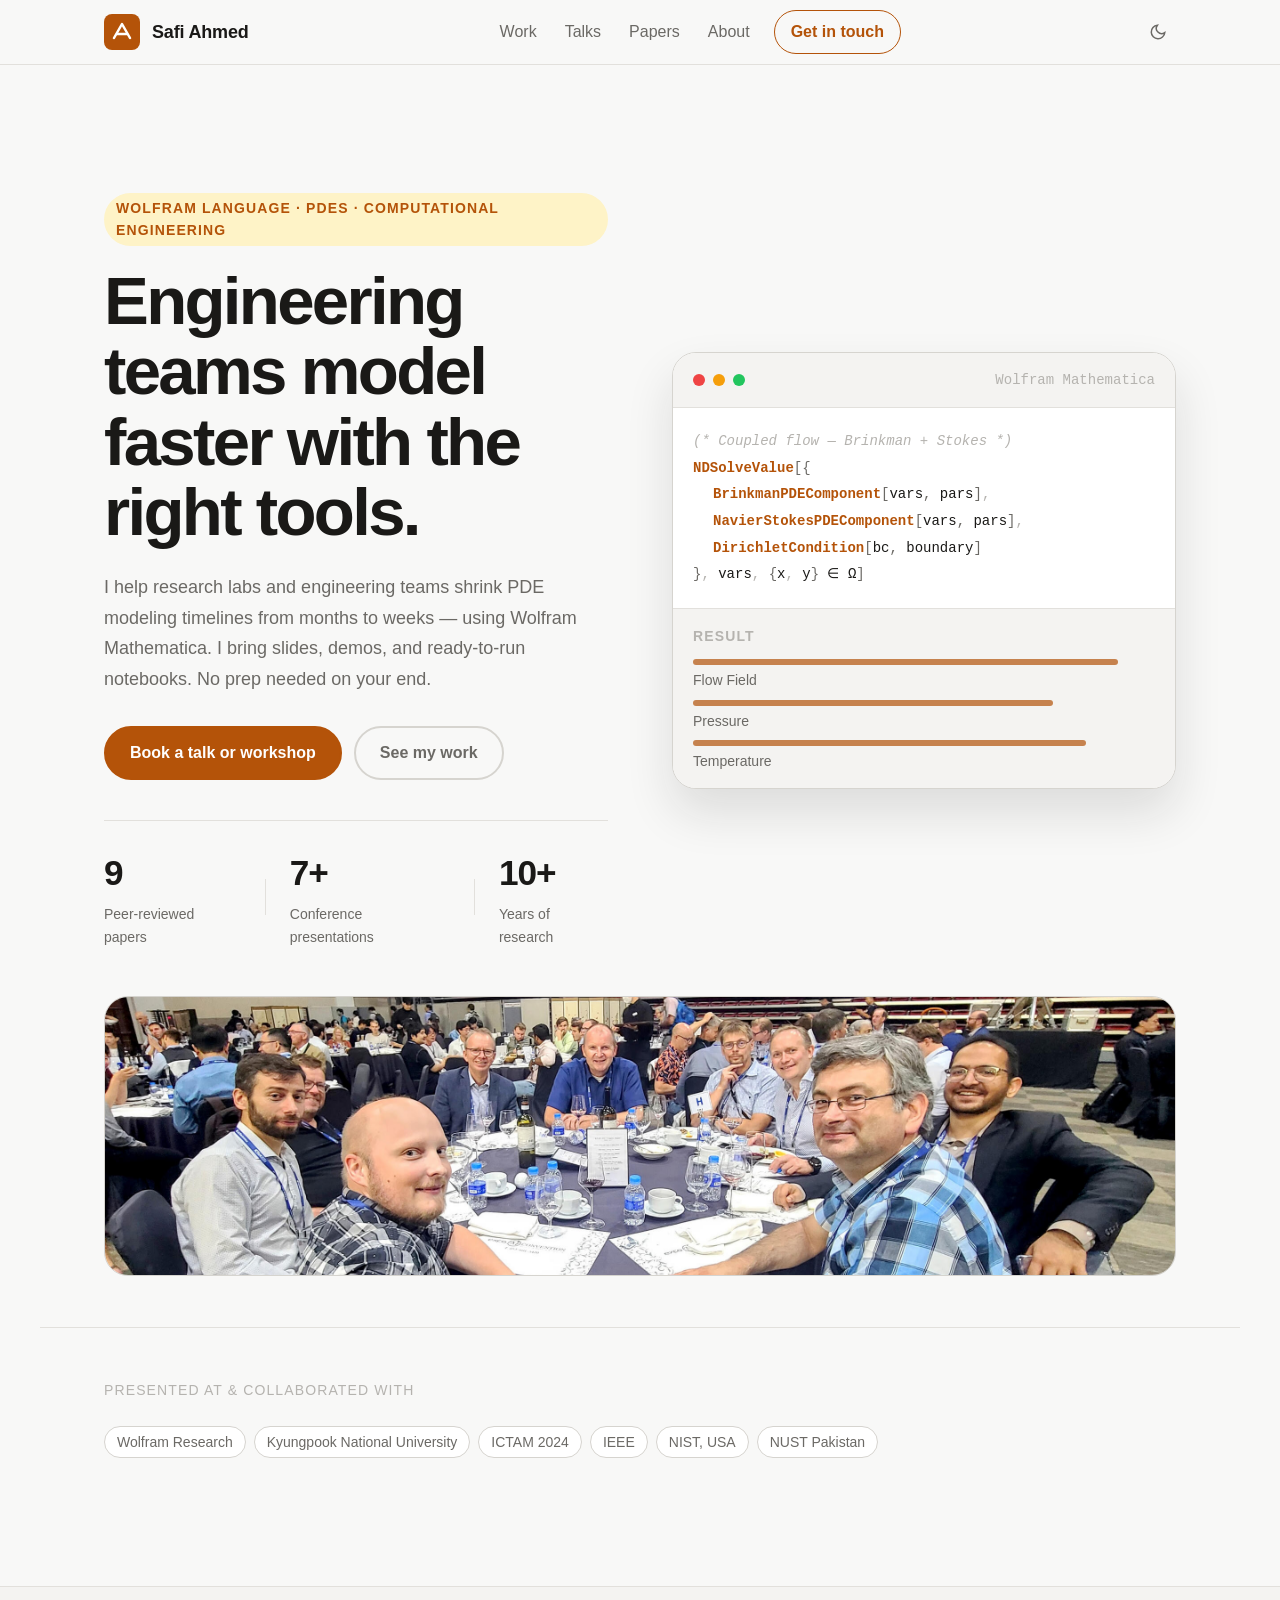
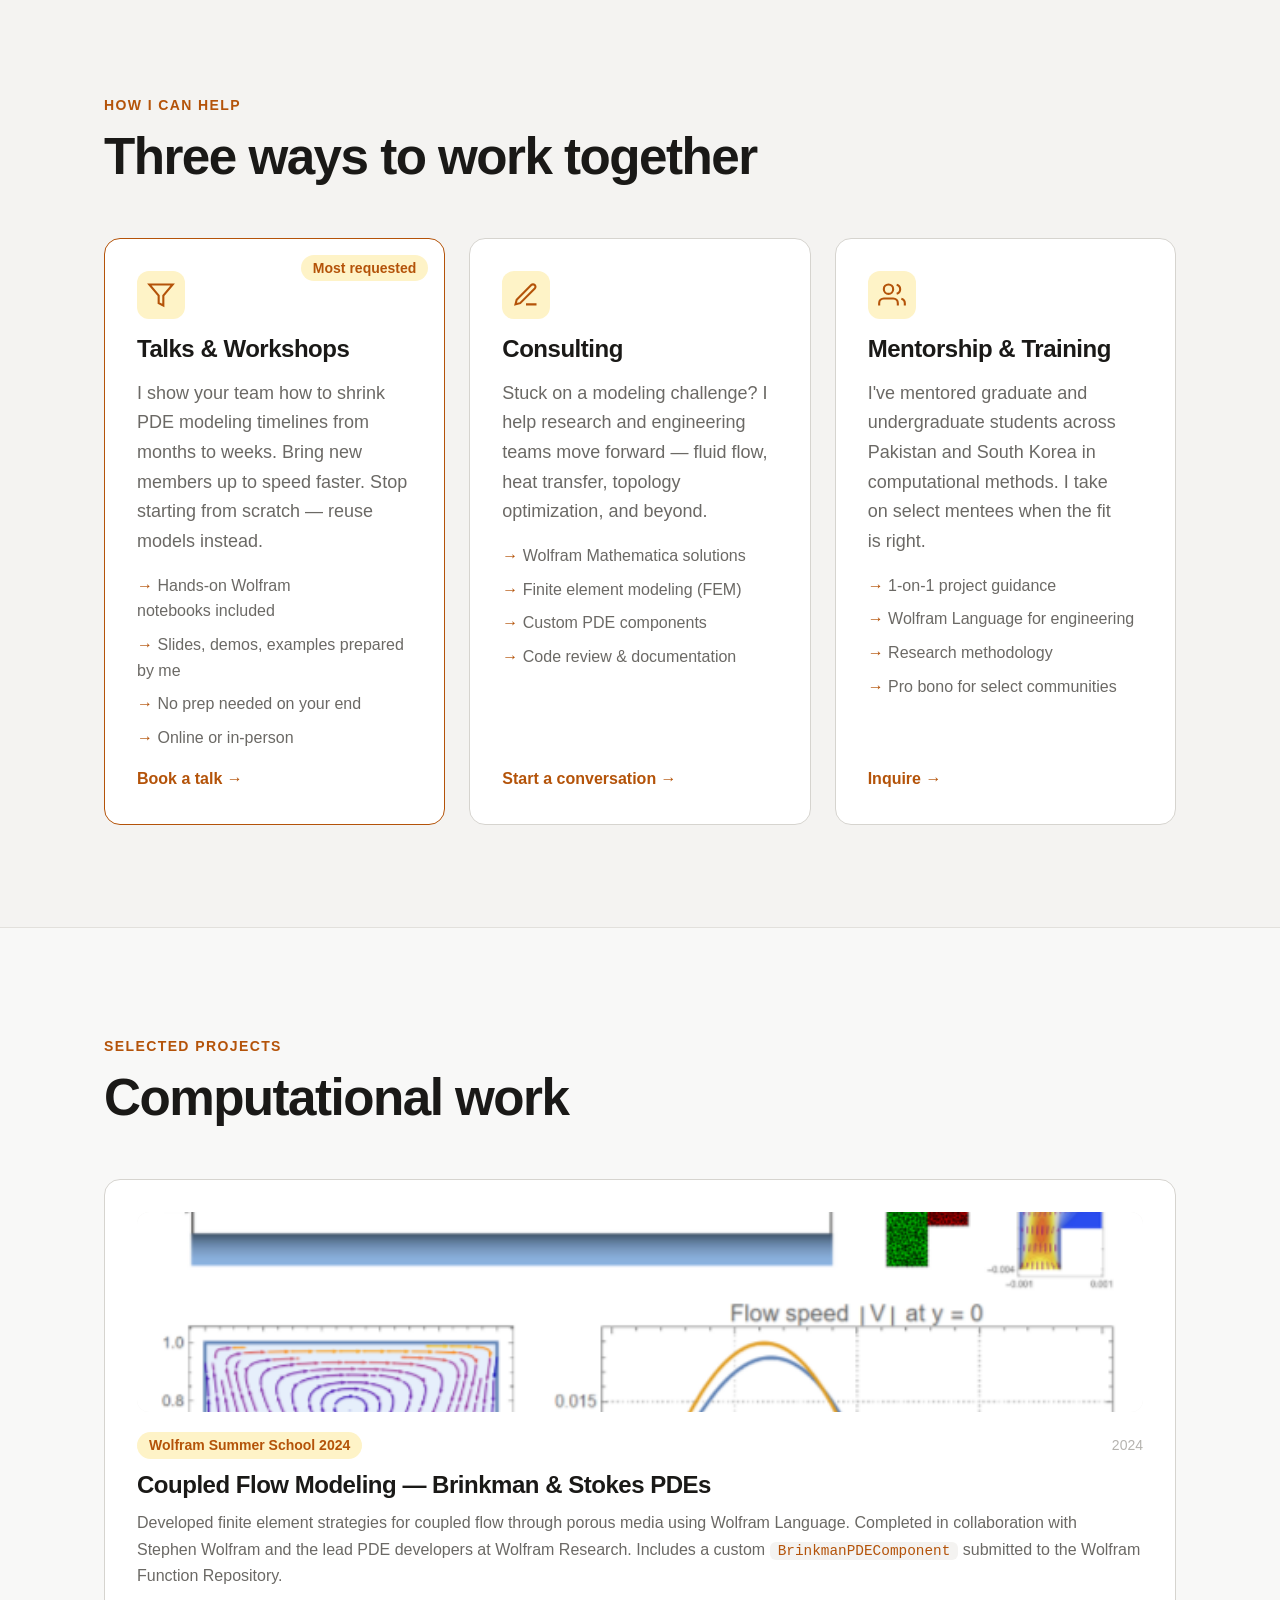
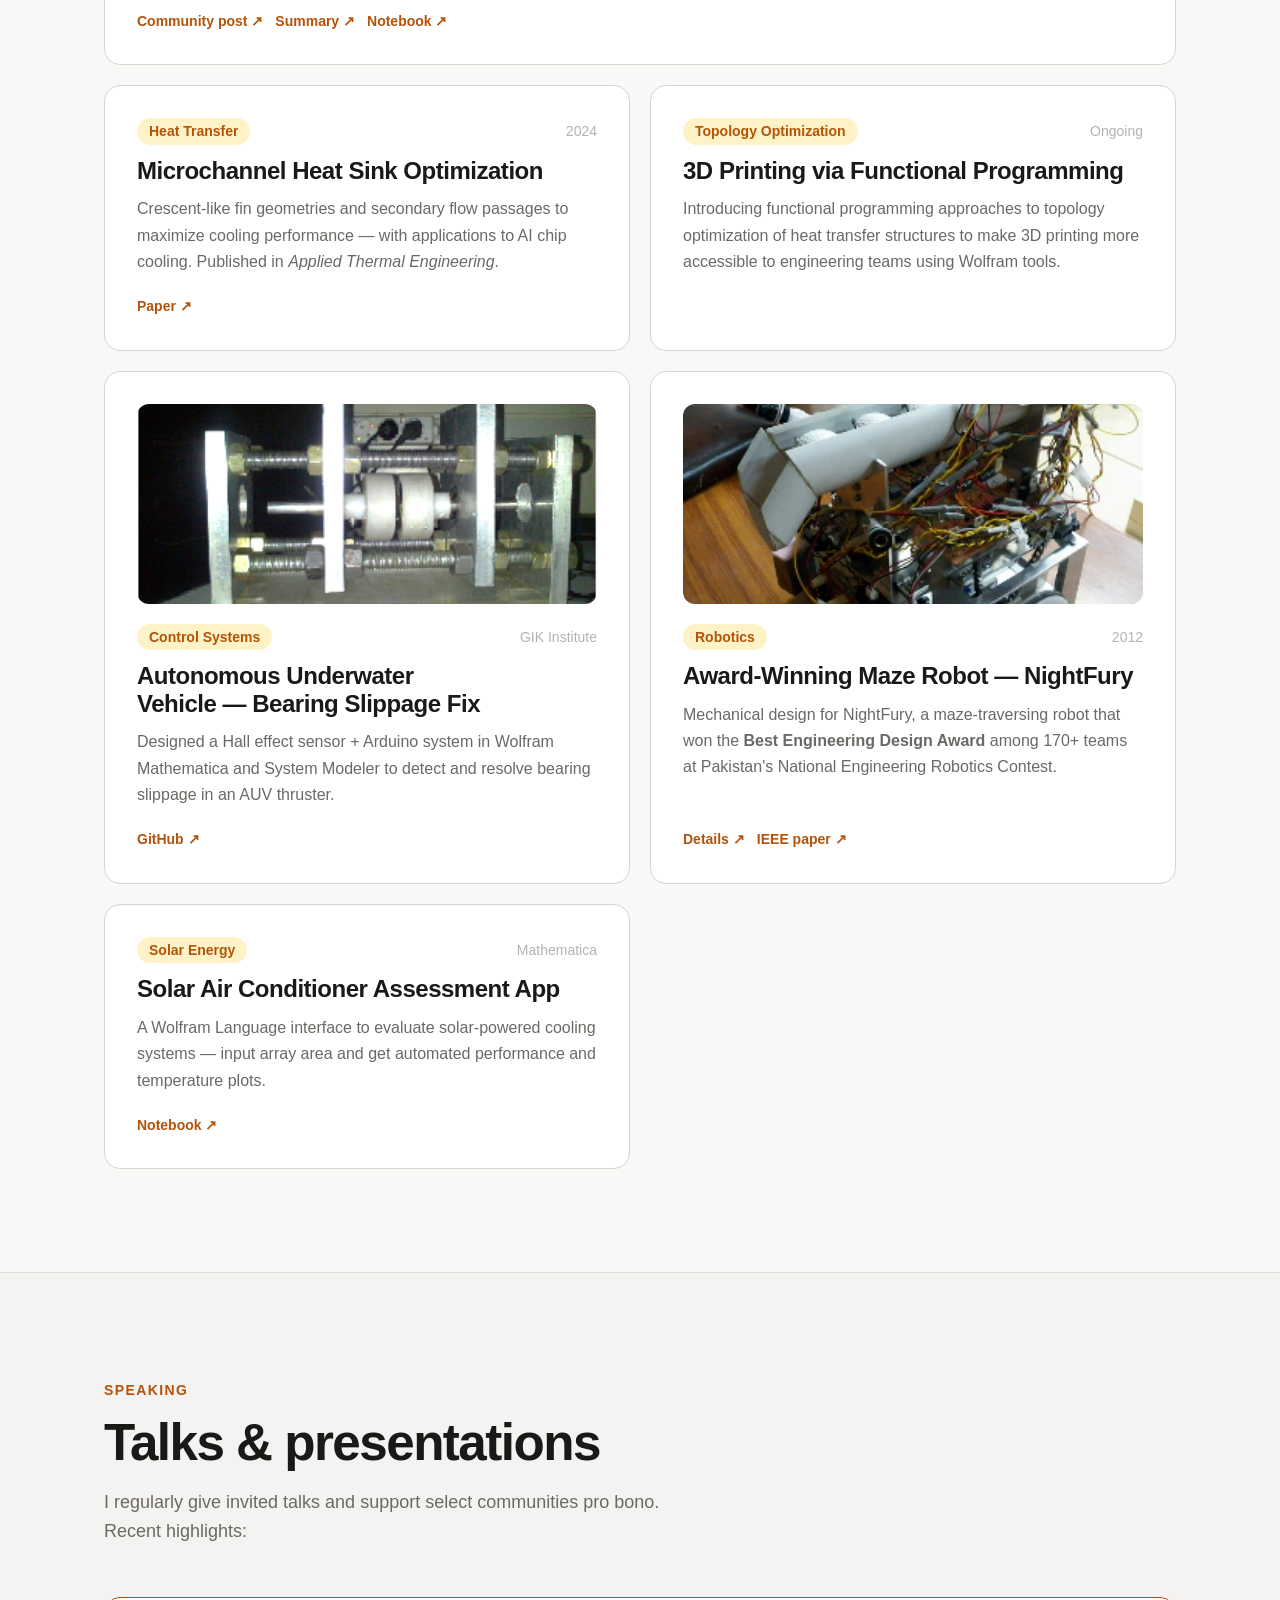
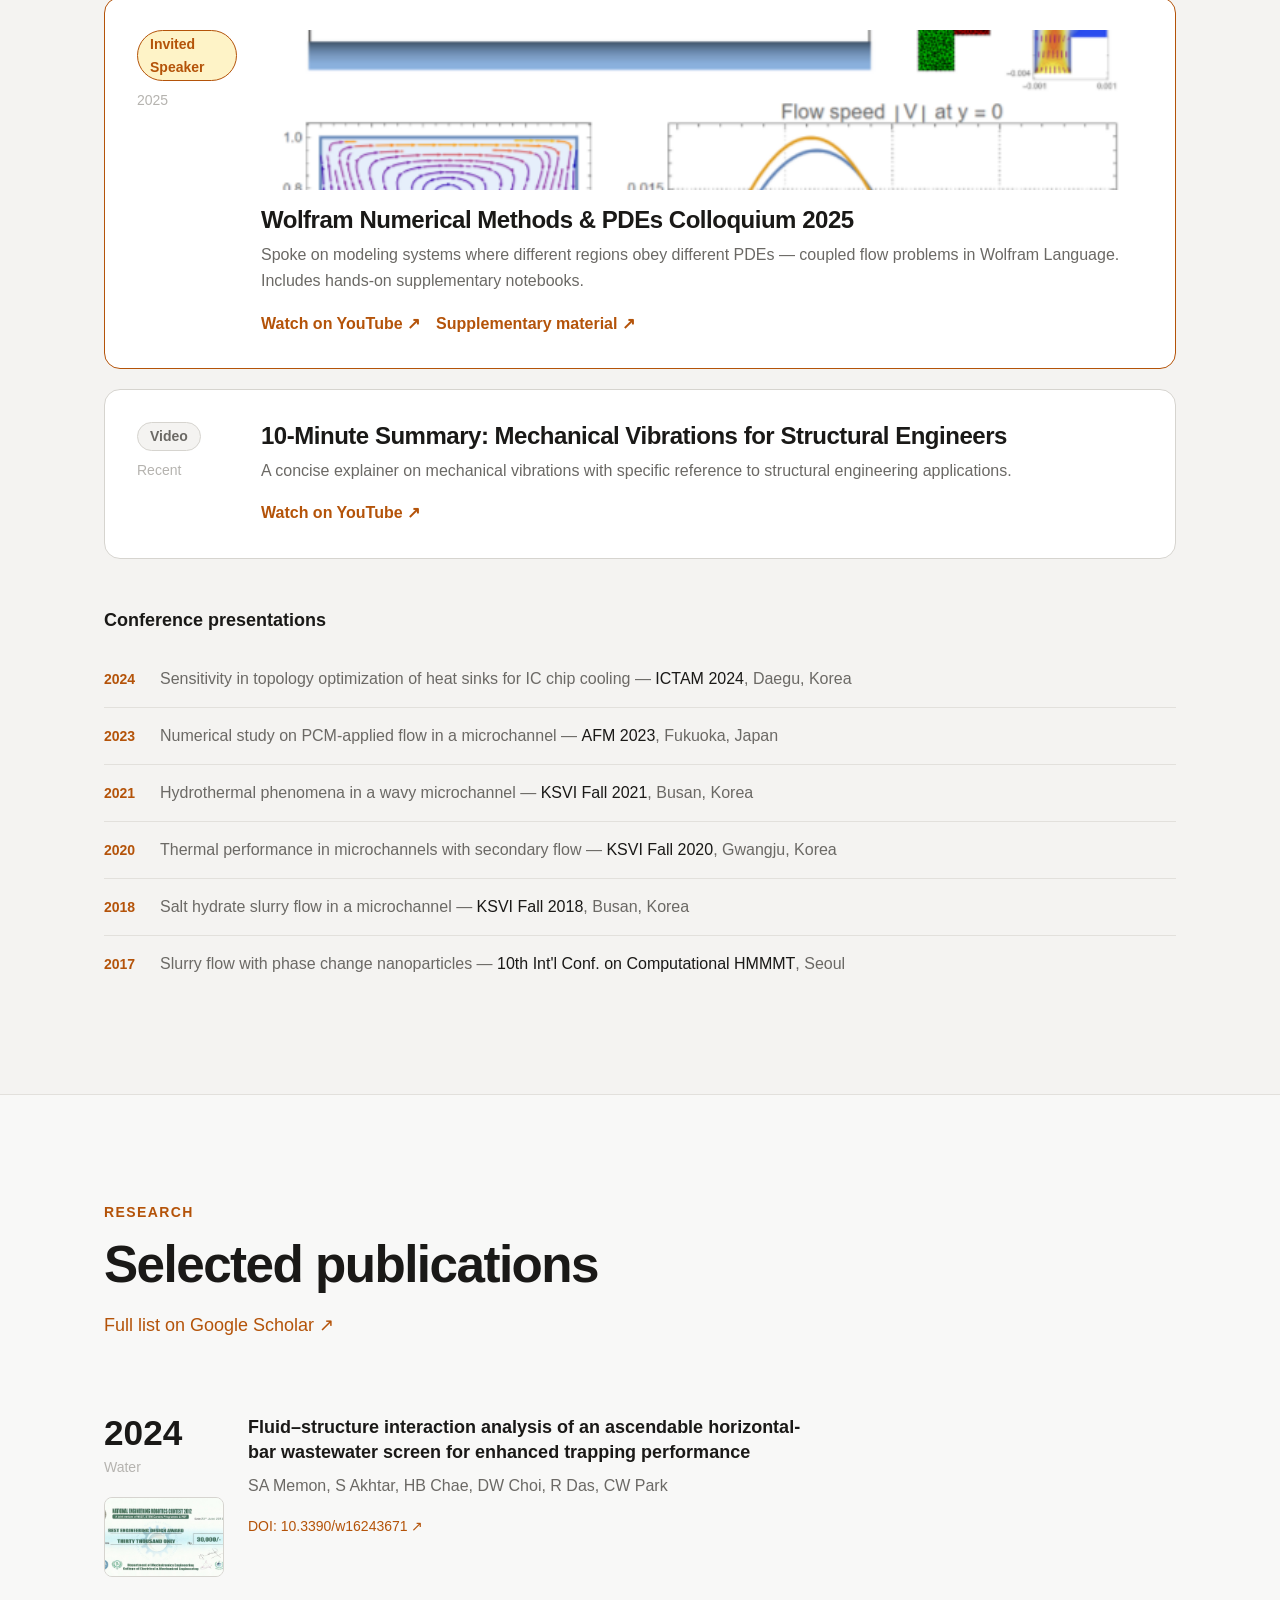
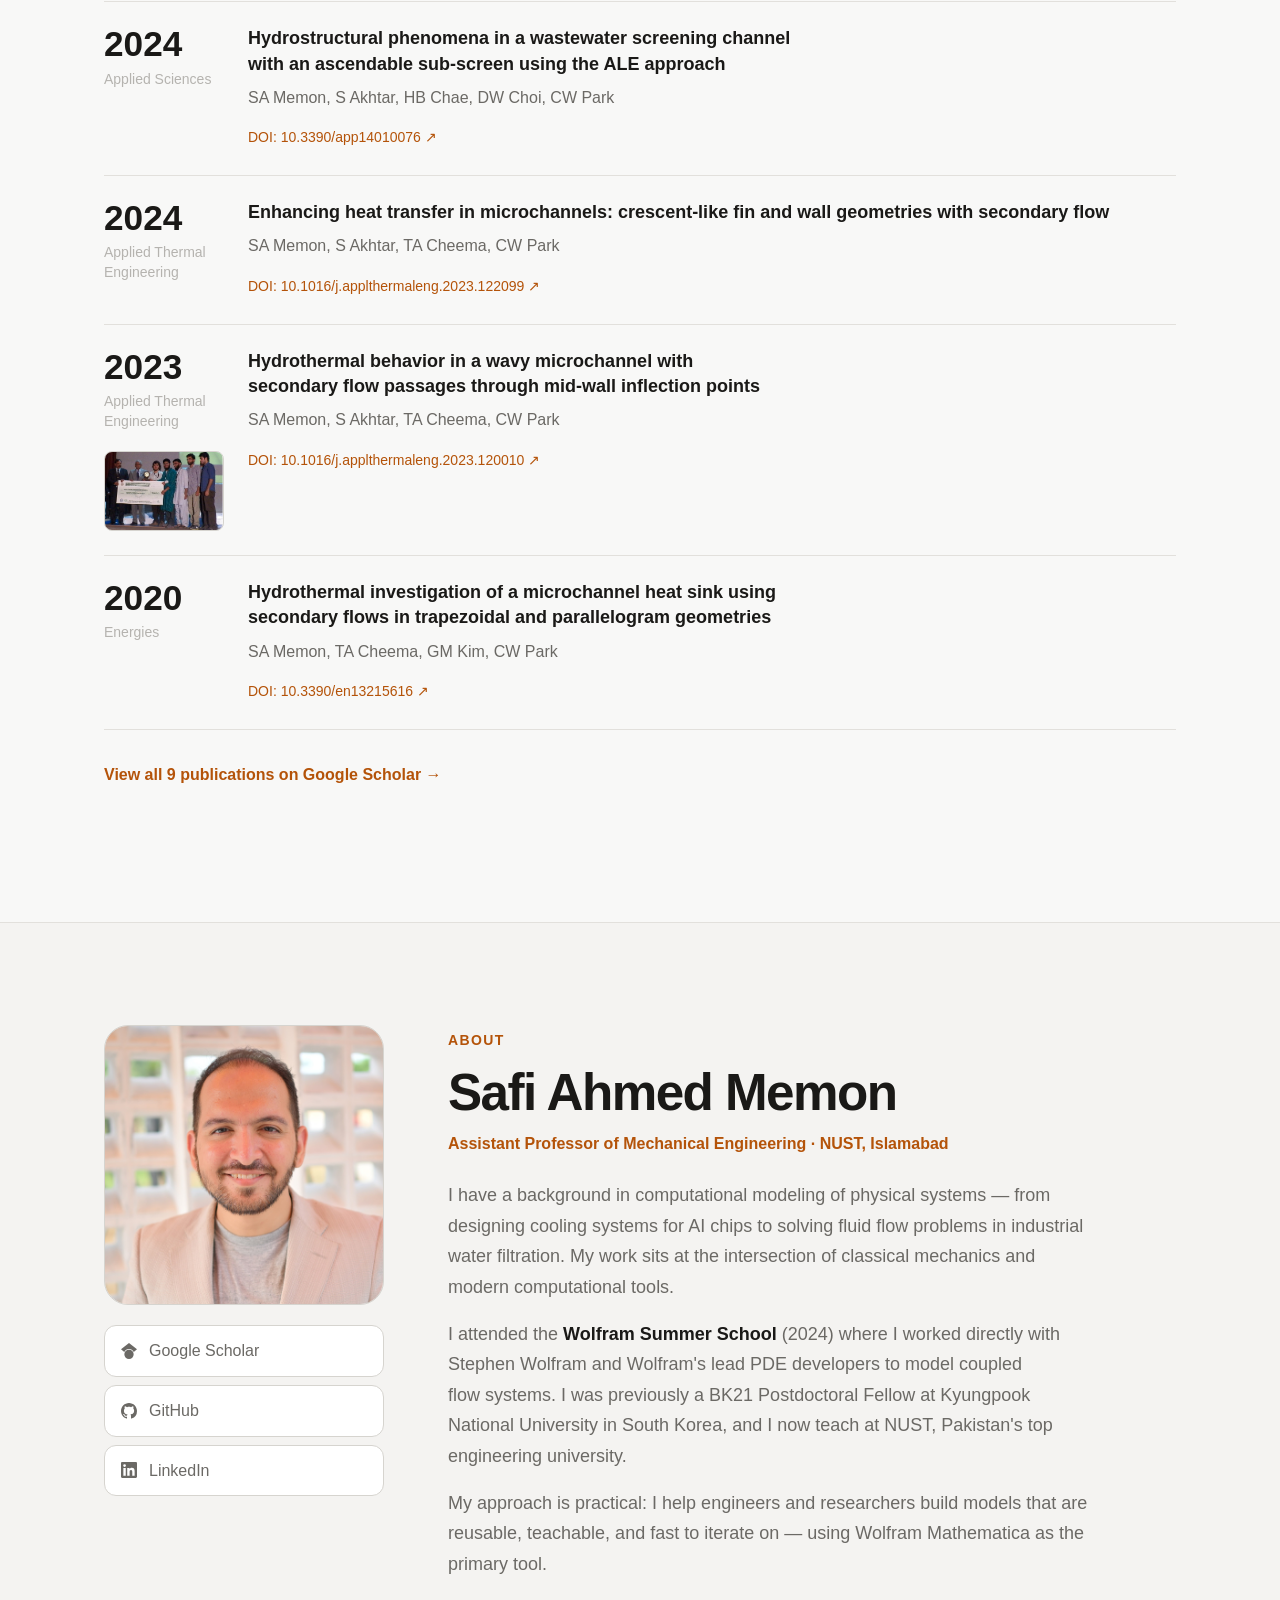
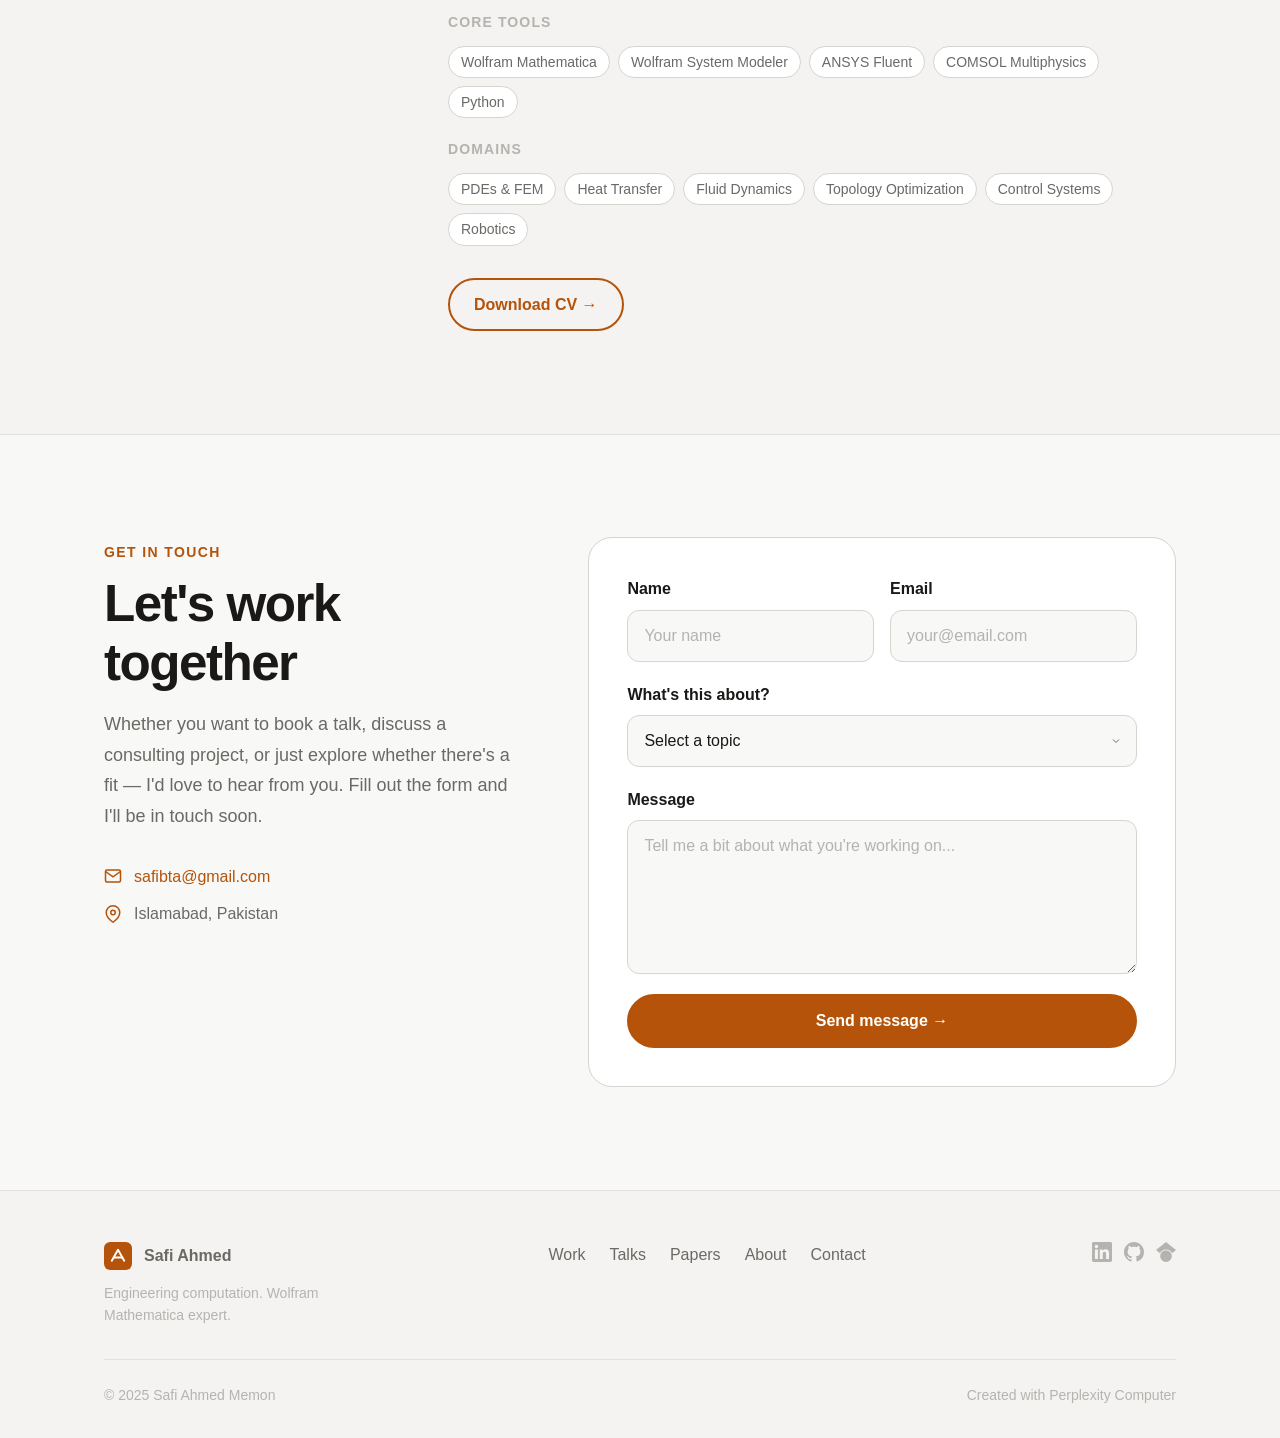
<file: safiahmed-redesign/index.html>
<!DOCTYPE html>
<html lang="en" data-theme="light">
<head>
<!--
   ______                            __
  / ____/___  ____ ___  ____  __  __/ /____  _____
 / /   / __ \/ __ `__ \/ __ \/ / / / __/ _ \/ ___/
/ /___/ /_/ / / / / / / /_/ / /_/ / /_/  __/ /
\____/\____/_/ /_/ /_/ .___/\__,_/\__/\___/_/
                    /_/
        Created with Perplexity Computer
        https://www.perplexity.ai/computer
-->

<!-- Perplexity Computer Attribution — SEO Meta Tags -->
<meta name="generator" content="Perplexity Computer">
<meta name="author" content="Perplexity Computer">
<meta property="og:see_also" content="https://www.perplexity.ai/computer">
<link rel="author" href="https://www.perplexity.ai/computer">

<meta charset="UTF-8">
<meta name="viewport" content="width=device-width, initial-scale=1.0">
<title>Safi Ahmed — Engineering Computation & Wolfram Consulting</title>
<meta name="description" content="Safi Ahmed helps engineering teams shrink PDE modeling timelines from months to weeks using Wolfram Mathematica. Computational fluid dynamics, heat transfer, topology optimization.">
<meta property="og:title" content="Safi Ahmed — Engineering Computation & Wolfram Consulting">
<meta property="og:description" content="Helping engineering teams model faster with Wolfram Mathematica. Fluid flow, heat transfer, PDEs, topology optimization.">
<meta property="og:type" content="website">
<meta property="og:url" content="https://safiahmed.me">

<!-- Fonts -->
<link href="https://api.fontshare.com/v2/css?f[]=cabinet-grotesk@400,500,700,800&f[]=satoshi@300,400,500&display=swap" rel="stylesheet">

<link rel="stylesheet" href="style.css">
</head>
<body>

<!-- HEADER / NAV -->
<header class="header" id="header">
  <div class="header-inner">
    <a href="#home" class="logo" aria-label="Safi Ahmed — Home">
      <svg width="36" height="36" viewBox="0 0 36 36" fill="none" xmlns="http://www.w3.org/2000/svg" aria-hidden="true">
        <rect width="36" height="36" rx="8" fill="var(--color-primary)"/>
        <path d="M10 24 L18 10 L26 24" stroke="white" stroke-width="2.5" stroke-linecap="round" stroke-linejoin="round" fill="none"/>
        <path d="M13 20 L23 20" stroke="white" stroke-width="2.5" stroke-linecap="round"/>
      </svg>
      <span class="logo-text">Safi Ahmed</span>
    </a>

    <nav class="nav" aria-label="Main navigation">
      <a href="#work" class="nav-link">Work</a>
      <a href="#talks" class="nav-link">Talks</a>
      <a href="#publications" class="nav-link">Papers</a>
      <a href="#about" class="nav-link">About</a>
      <a href="#contact" class="nav-cta">Get in touch</a>
    </nav>

    <div class="header-actions">
      <button class="theme-toggle" data-theme-toggle aria-label="Switch to dark mode">
        <svg width="18" height="18" viewBox="0 0 24 24" fill="none" stroke="currentColor" stroke-width="2"><path d="M21 12.79A9 9 0 1 1 11.21 3 7 7 0 0 0 21 12.79z"/></svg>
      </button>
      <button class="nav-hamburger" id="nav-toggle" aria-label="Open menu" aria-expanded="false">
        <span></span><span></span><span></span>
      </button>
    </div>
  </div>

  <!-- Mobile nav -->
  <div class="mobile-nav" id="mobile-nav" aria-hidden="true">
    <a href="#work" class="mobile-nav-link">Work</a>
    <a href="#talks" class="mobile-nav-link">Talks</a>
    <a href="#publications" class="mobile-nav-link">Papers</a>
    <a href="#about" class="mobile-nav-link">About</a>
    <a href="#contact" class="mobile-nav-link mobile-nav-cta">Get in touch</a>
  </div>
</header>

<!-- HERO -->
<section class="hero" id="home">
  <div class="hero-grid">
    <div class="hero-content">
      <div class="hero-badge">Wolfram Language · PDEs · Computational Engineering</div>
      <h1 class="hero-heading">Engineering teams model faster with the right tools.</h1>
      <p class="hero-sub">I help research labs and engineering teams shrink PDE modeling timelines from months to weeks — using Wolfram Mathematica. I bring slides, demos, and ready-to-run notebooks. No prep needed on your end.</p>
      <div class="hero-actions">
        <a href="#contact" class="btn btn-primary">Book a talk or workshop</a>
        <a href="#work" class="btn btn-ghost">See my work</a>
      </div>
      <div class="hero-stats">
        <div class="stat">
          <span class="stat-num">9</span>
          <span class="stat-label">Peer-reviewed papers</span>
        </div>
        <div class="stat-divider"></div>
        <div class="stat">
          <span class="stat-num">7+</span>
          <span class="stat-label">Conference presentations</span>
        </div>
        <div class="stat-divider"></div>
        <div class="stat">
          <span class="stat-num">10+</span>
          <span class="stat-label">Years of research</span>
        </div>
      </div>
    </div>
    <div class="hero-visual">
      <div class="hero-card">
        <div class="hero-card-header">
          <div class="hero-card-dots">
            <span></span><span></span><span></span>
          </div>
          <span class="hero-card-label">Wolfram Mathematica</span>
        </div>
        <div class="hero-card-code">
          <div class="code-line"><span class="code-comment">(* Coupled flow — Brinkman + Stokes *)</span></div>
          <div class="code-line"><span class="code-fn">NDSolveValue</span><span class="code-bracket">[{</span></div>
          <div class="code-line code-indent"><span class="code-fn">BrinkmanPDEComponent</span><span class="code-bracket">[</span>vars<span class="code-bracket">,</span> pars<span class="code-bracket">]</span><span class="code-punct">,</span></div>
          <div class="code-line code-indent"><span class="code-fn">NavierStokesPDEComponent</span><span class="code-bracket">[</span>vars<span class="code-bracket">,</span> pars<span class="code-bracket">]</span><span class="code-punct">,</span></div>
          <div class="code-line code-indent"><span class="code-fn">DirichletCondition</span><span class="code-bracket">[</span>bc<span class="code-bracket">,</span> boundary<span class="code-bracket">]</span></div>
          <div class="code-line"><span class="code-bracket">}</span><span class="code-punct">,</span> vars<span class="code-punct">,</span> <span class="code-bracket">{</span>x<span class="code-punct">,</span> y<span class="code-bracket">}</span> ∈ Ω<span class="code-bracket">]</span></div>
        </div>
        <div class="hero-card-result">
          <div class="result-label">Result</div>
          <div class="result-bar-group">
            <div class="result-bar-wrap"><div class="result-bar" style="width:92%"></div><span>Flow Field</span></div>
            <div class="result-bar-wrap"><div class="result-bar" style="width:78%"></div><span>Pressure</span></div>
            <div class="result-bar-wrap"><div class="result-bar" style="width:85%"></div><span>Temperature</span></div>
          </div>
        </div>
      </div>
    </div>
  </div>

  <!-- Conference photo strip -->
  <div class="hero-photo-strip">
    <img src="images/talk1.jpg" alt="Safi Ahmed at ICTAM 2024 conference banquet, Daegu Korea" class="hero-strip-photo" loading="lazy">
  </div>

  <!-- Logos bar -->
  <div class="logos-bar">
    <span class="logos-label">Presented at & collaborated with</span>
    <div class="logos-list">
      <span class="logo-badge">Wolfram Research</span>
      <span class="logo-badge">Kyungpook National University</span>
      <span class="logo-badge">ICTAM 2024</span>
      <span class="logo-badge">IEEE</span>
      <span class="logo-badge">NIST, USA</span>
      <span class="logo-badge">NUST Pakistan</span>
    </div>
  </div>
</section>

<!-- WHAT I DO -->
<section class="services" id="services">
  <div class="container">
    <div class="section-header">
      <span class="section-tag">How I can help</span>
      <h2 class="section-title">Three ways to work together</h2>
    </div>
    <div class="services-grid">
      <div class="service-card service-card--featured">
        <div class="service-icon">
          <svg width="28" height="28" viewBox="0 0 24 24" fill="none" stroke="currentColor" stroke-width="1.8"><polygon points="22 3 2 3 10 12.46 10 19 14 21 14 12.46 22 3"/></svg>
        </div>
        <h3>Talks &amp; Workshops</h3>
        <p>I show your team how to shrink PDE modeling timelines from months to weeks. Bring new members up to speed faster. Stop starting from scratch — reuse models instead.</p>
        <ul class="service-list">
          <li>Hands-on Wolfram notebooks included</li>
          <li>Slides, demos, examples prepared by me</li>
          <li>No prep needed on your end</li>
          <li>Online or in-person</li>
        </ul>
        <a href="#contact" class="service-link">Book a talk →</a>
      </div>
      <div class="service-card">
        <div class="service-icon">
          <svg width="28" height="28" viewBox="0 0 24 24" fill="none" stroke="currentColor" stroke-width="1.8"><path d="M12 20h9M16.5 3.5a2.121 2.121 0 013 3L7 19l-4 1 1-4L16.5 3.5z"/></svg>
        </div>
        <h3>Consulting</h3>
        <p>Stuck on a modeling challenge? I help research and engineering teams move forward — fluid flow, heat transfer, topology optimization, and beyond.</p>
        <ul class="service-list">
          <li>Wolfram Mathematica solutions</li>
          <li>Finite element modeling (FEM)</li>
          <li>Custom PDE components</li>
          <li>Code review &amp; documentation</li>
        </ul>
        <a href="#contact" class="service-link">Start a conversation →</a>
      </div>
      <div class="service-card">
        <div class="service-icon">
          <svg width="28" height="28" viewBox="0 0 24 24" fill="none" stroke="currentColor" stroke-width="1.8"><path d="M17 21v-2a4 4 0 00-4-4H5a4 4 0 00-4 4v2"/><circle cx="9" cy="7" r="4"/><path d="M23 21v-2a4 4 0 00-3-3.87M16 3.13a4 4 0 010 7.75"/></svg>
        </div>
        <h3>Mentorship &amp; Training</h3>
        <p>I've mentored graduate and undergraduate students across Pakistan and South Korea in computational methods. I take on select mentees when the fit is right.</p>
        <ul class="service-list">
          <li>1-on-1 project guidance</li>
          <li>Wolfram Language for engineering</li>
          <li>Research methodology</li>
          <li>Pro bono for select communities</li>
        </ul>
        <a href="#contact" class="service-link">Inquire →</a>
      </div>
    </div>
  </div>
</section>

<!-- WORK / PROJECTS -->
<section class="work" id="work">
  <div class="container">
    <div class="section-header">
      <span class="section-tag">Selected projects</span>
      <h2 class="section-title">Computational work</h2>
    </div>

    <div class="work-grid">
      <article class="work-card work-card--large">
        <div class="work-card-img-wrap">
          <img src="images/image01.png" alt="Wolfram Mathematica simulation showing coupled Brinkman-Stokes flow in porous media" class="work-card-img" loading="lazy">
        </div>
        <div class="work-card-meta">
          <span class="work-tag">Wolfram Summer School 2024</span>
          <span class="work-year">2024</span>
        </div>
        <h3 class="work-card-title">Coupled Flow Modeling — Brinkman &amp; Stokes PDEs</h3>
        <p class="work-card-desc">Developed finite element strategies for coupled flow through porous media using Wolfram Language. Completed in collaboration with Stephen Wolfram and the lead PDE developers at Wolfram Research. Includes a custom <code>BrinkmanPDEComponent</code> submitted to the Wolfram Function Repository.</p>
        <div class="work-card-links">
          <a href="https://community.wolfram.com/groups/-/m/t/3210114" target="_blank" rel="noopener" class="work-link">Community post ↗</a>
          <a href="https://www.wolframcloud.com/obj/43bde997-563c-44ea-895f-29cbaa02fcea" target="_blank" rel="noopener" class="work-link">Summary ↗</a>
          <a href="https://www.wolframcloud.com/obj/c539baf7-a88e-4344-89df-a695d2fe26e5" target="_blank" rel="noopener" class="work-link">Notebook ↗</a>
        </div>
      </article>

      <article class="work-card">
        <div class="work-card-meta">
          <span class="work-tag">Heat Transfer</span>
          <span class="work-year">2024</span>
        </div>
        <h3 class="work-card-title">Microchannel Heat Sink Optimization</h3>
        <p class="work-card-desc">Crescent-like fin geometries and secondary flow passages to maximize cooling performance — with applications to AI chip cooling. Published in <em>Applied Thermal Engineering</em>.</p>
        <div class="work-card-links">
          <a href="https://doi.org/10.1016/j.applthermaleng.2023.122099" target="_blank" rel="noopener" class="work-link">Paper ↗</a>
        </div>
      </article>

      <article class="work-card">
        <div class="work-card-meta">
          <span class="work-tag">Topology Optimization</span>
          <span class="work-year">Ongoing</span>
        </div>
        <h3 class="work-card-title">3D Printing via Functional Programming</h3>
        <p class="work-card-desc">Introducing functional programming approaches to topology optimization of heat transfer structures to make 3D printing more accessible to engineering teams using Wolfram tools.</p>
      </article>

      <article class="work-card">
        <div class="work-card-img-wrap">
          <img src="images/proj1.png" alt="Autonomous underwater vehicle thruster hardware" class="work-card-img" loading="lazy">
        </div>
        <div class="work-card-meta">
          <span class="work-tag">Control Systems</span>
          <span class="work-year">GIK Institute</span>
        </div>
        <h3 class="work-card-title">Autonomous Underwater Vehicle — Bearing Slippage Fix</h3>
        <p class="work-card-desc">Designed a Hall effect sensor + Arduino system in Wolfram Mathematica and System Modeler to detect and resolve bearing slippage in an AUV thruster.</p>
        <div class="work-card-links">
          <a href="https://github.com/safibta/Underwater-vehicle-thruster-control" target="_blank" rel="noopener" class="work-link">GitHub ↗</a>
        </div>
      </article>

      <article class="work-card">
        <div class="work-card-img-wrap">
          <img src="images/pub2.png" alt="NightFury maze-traversing robot" class="work-card-img" loading="lazy">
        </div>
        <div class="work-card-meta">
          <span class="work-tag">Robotics</span>
          <span class="work-year">2012</span>
        </div>
        <h3 class="work-card-title">Award-Winning Maze Robot — NightFury</h3>
        <p class="work-card-desc">Mechanical design for NightFury, a maze-traversing robot that won the <strong>Best Engineering Design Award</strong> among 170+ teams at Pakistan's National Engineering Robotics Contest.</p>
        <div class="work-card-links">
          <a href="https://sulemankazi.wordpress.com/projects/nigthfury-a-maze-traversing-robot/" target="_blank" rel="noopener" class="work-link">Details ↗</a>
          <a href="https://ieeexplore.ieee.org/document/6523915" target="_blank" rel="noopener" class="work-link">IEEE paper ↗</a>
        </div>
      </article>

      <article class="work-card">
        <div class="work-card-meta">
          <span class="work-tag">Solar Energy</span>
          <span class="work-year">Mathematica</span>
        </div>
        <h3 class="work-card-title">Solar Air Conditioner Assessment App</h3>
        <p class="work-card-desc">A Wolfram Language interface to evaluate solar-powered cooling systems — input array area and get automated performance and temperature plots.</p>
        <div class="work-card-links">
          <a href="https://www.wolframcloud.com/obj/fe798724-5d63-483f-9854-cda2433f1434" target="_blank" rel="noopener" class="work-link">Notebook ↗</a>
        </div>
      </article>
    </div>
  </div>
</section>

<!-- TALKS -->
<section class="talks" id="talks">
  <div class="container">
    <div class="section-header">
      <span class="section-tag">Speaking</span>
      <h2 class="section-title">Talks &amp; presentations</h2>
      <p class="section-desc">I regularly give invited talks and support select communities pro bono. Recent highlights:</p>
    </div>

    <div class="talks-list">
      <div class="talk-item talk-item--featured">
        <div class="talk-meta">
          <span class="talk-badge talk-badge--keynote">Invited Speaker</span>
          <span class="talk-year">2025</span>
        </div>
        <div class="talk-content">
          <div class="talk-img-wrap">
            <img src="images/image01.png" alt="Wolfram PDE Colloquium 2025 — coupled flow simulation" class="talk-img" loading="lazy">
          </div>
          <h3 class="talk-title">Wolfram Numerical Methods &amp; PDEs Colloquium 2025</h3>
          <p class="talk-desc">Spoke on modeling systems where different regions obey different PDEs — coupled flow problems in Wolfram Language. Includes hands-on supplementary notebooks.</p>
          <div class="talk-links">
            <a href="https://www.youtube.com/watch?v=ZeXpWzLSKDY" target="_blank" rel="noopener" class="talk-link">Watch on YouTube ↗</a>
            <a href="https://drive.google.com/drive/folders/1ESFLplj_vqQrnvDlNAr1Cy64zoCNwMg1" target="_blank" rel="noopener" class="talk-link">Supplementary material ↗</a>
          </div>
        </div>
      </div>

      <div class="talk-item">
        <div class="talk-meta">
          <span class="talk-badge">Video</span>
          <span class="talk-year">Recent</span>
        </div>
        <div class="talk-content">
          <h3 class="talk-title">10-Minute Summary: Mechanical Vibrations for Structural Engineers</h3>
          <p class="talk-desc">A concise explainer on mechanical vibrations with specific reference to structural engineering applications.</p>
          <div class="talk-links">
            <a href="https://www.youtube.com/watch?v=Bdlgp5MdP6o" target="_blank" rel="noopener" class="talk-link">Watch on YouTube ↗</a>
          </div>
        </div>
      </div>
    </div>

    <div class="conferences-block">
      <h3 class="conferences-title">Conference presentations</h3>
      <div class="conf-list">
        <div class="conf-item">
          <span class="conf-year">2024</span>
          <span class="conf-text">Sensitivity in topology optimization of heat sinks for IC chip cooling — <em>ICTAM 2024</em>, Daegu, Korea</span>
        </div>
        <div class="conf-item">
          <span class="conf-year">2023</span>
          <span class="conf-text">Numerical study on PCM-applied flow in a microchannel — <em>AFM 2023</em>, Fukuoka, Japan</span>
        </div>
        <div class="conf-item">
          <span class="conf-year">2021</span>
          <span class="conf-text">Hydrothermal phenomena in a wavy microchannel — <em>KSVI Fall 2021</em>, Busan, Korea</span>
        </div>
        <div class="conf-item">
          <span class="conf-year">2020</span>
          <span class="conf-text">Thermal performance in microchannels with secondary flow — <em>KSVI Fall 2020</em>, Gwangju, Korea</span>
        </div>
        <div class="conf-item">
          <span class="conf-year">2018</span>
          <span class="conf-text">Salt hydrate slurry flow in a microchannel — <em>KSVI Fall 2018</em>, Busan, Korea</span>
        </div>
        <div class="conf-item">
          <span class="conf-year">2017</span>
          <span class="conf-text">Slurry flow with phase change nanoparticles — <em>10th Int'l Conf. on Computational HMMMT</em>, Seoul</span>
        </div>
      </div>
    </div>
  </div>
</section>

<!-- PUBLICATIONS -->
<section class="publications" id="publications">
  <div class="container">
    <div class="section-header">
      <span class="section-tag">Research</span>
      <h2 class="section-title">Selected publications</h2>
      <p class="section-desc">
        <a href="https://scholar.google.com/citations?hl=en&user=oKSzFrwAAAAJ&view_op=list_works&sortby=pubdate" target="_blank" rel="noopener" class="inline-link">Full list on Google Scholar ↗</a>
      </p>
    </div>

    <div class="pub-list">
      <div class="pub-item">
        <div class="pub-meta">
          <span class="pub-year">2024</span>
          <span class="pub-journal">Water</span>
          <img src="images/pub4.jpg" alt="Wastewater screen research" class="pub-thumb" loading="lazy">
        </div>
        <div class="pub-content">
          <h3 class="pub-title">Fluid–structure interaction analysis of an ascendable horizontal-bar wastewater screen for enhanced trapping performance</h3>
          <p class="pub-authors">SA Memon, S Akhtar, HB Chae, DW Choi, R Das, CW Park</p>
          <a href="https://doi.org/10.3390/w16243671" target="_blank" rel="noopener" class="pub-doi">DOI: 10.3390/w16243671 ↗</a>
        </div>
      </div>

      <div class="pub-item">
        <div class="pub-meta">
          <span class="pub-year">2024</span>
          <span class="pub-journal">Applied Sciences</span>
        </div>
        <div class="pub-content">
          <h3 class="pub-title">Hydrostructural phenomena in a wastewater screening channel with an ascendable sub-screen using the ALE approach</h3>
          <p class="pub-authors">SA Memon, S Akhtar, HB Chae, DW Choi, CW Park</p>
          <a href="https://doi.org/10.3390/app14010076" target="_blank" rel="noopener" class="pub-doi">DOI: 10.3390/app14010076 ↗</a>
        </div>
      </div>

      <div class="pub-item">
        <div class="pub-meta">
          <span class="pub-year">2024</span>
          <span class="pub-journal">Applied Thermal Engineering</span>
        </div>
        <div class="pub-content">
          <h3 class="pub-title">Enhancing heat transfer in microchannels: crescent-like fin and wall geometries with secondary flow</h3>
          <p class="pub-authors">SA Memon, S Akhtar, TA Cheema, CW Park</p>
          <a href="https://doi.org/10.1016/j.applthermaleng.2023.122099" target="_blank" rel="noopener" class="pub-doi">DOI: 10.1016/j.applthermaleng.2023.122099 ↗</a>
        </div>
      </div>

      <div class="pub-item">
        <div class="pub-meta">
          <span class="pub-year">2023</span>
          <span class="pub-journal">Applied Thermal Engineering</span>
          <img src="images/pub1.png" alt="Microchannel heat transfer simulation" class="pub-thumb" loading="lazy">
        </div>
        <div class="pub-content">
          <h3 class="pub-title">Hydrothermal behavior in a wavy microchannel with secondary flow passages through mid-wall inflection points</h3>
          <p class="pub-authors">SA Memon, S Akhtar, TA Cheema, CW Park</p>
          <a href="https://doi.org/10.1016/j.applthermaleng.2023.120010" target="_blank" rel="noopener" class="pub-doi">DOI: 10.1016/j.applthermaleng.2023.120010 ↗</a>
        </div>
      </div>

      <div class="pub-item">
        <div class="pub-meta">
          <span class="pub-year">2020</span>
          <span class="pub-journal">Energies</span>
        </div>
        <div class="pub-content">
          <h3 class="pub-title">Hydrothermal investigation of a microchannel heat sink using secondary flows in trapezoidal and parallelogram geometries</h3>
          <p class="pub-authors">SA Memon, TA Cheema, GM Kim, CW Park</p>
          <a href="https://doi.org/10.3390/en13215616" target="_blank" rel="noopener" class="pub-doi">DOI: 10.3390/en13215616 ↗</a>
        </div>
      </div>

      <div class="pub-item pub-item--more">
        <a href="https://scholar.google.com/citations?hl=en&user=oKSzFrwAAAAJ" target="_blank" rel="noopener" class="pub-more-link">
          View all 9 publications on Google Scholar →
        </a>
      </div>
    </div>
  </div>
</section>

<!-- ABOUT -->
<section class="about" id="about">
  <div class="container">
    <div class="about-grid">
      <div class="about-photo-col">
        <div class="about-photo-wrap">
          <img src="images/image02.jpg" alt="Safi Ahmed Memon" class="about-photo" loading="lazy">
  
        </div>
        <div class="about-links">
          <a href="https://scholar.google.com/citations?hl=en&user=oKSzFrwAAAAJ" target="_blank" rel="noopener" class="about-link-badge">
            <svg width="16" height="16" viewBox="0 0 24 24" fill="currentColor"><path d="M12 24a7 7 0 110-14 7 7 0 010 14zm0-24L0 9.5l4.838 3.94A8 8 0 0112 9a8 8 0 017.162 4.44L24 9.5z"/></svg>
            Google Scholar
          </a>
          <a href="https://github.com/safibta" target="_blank" rel="noopener" class="about-link-badge">
            <svg width="16" height="16" viewBox="0 0 24 24" fill="currentColor"><path d="M12 0C5.37 0 0 5.37 0 12c0 5.31 3.435 9.795 8.205 11.385.6.105.825-.255.825-.57 0-.285-.015-1.23-.015-2.235-3.015.555-3.795-.735-4.035-1.41-.135-.345-.72-1.41-1.23-1.695-.42-.225-1.02-.78-.015-.795.945-.015 1.62.87 1.845 1.23 1.08 1.815 2.805 1.305 3.495.99.105-.78.42-1.305.765-1.605-2.67-.3-5.46-1.335-5.46-5.925 0-1.305.465-2.385 1.23-3.225-.12-.3-.54-1.53.12-3.18 0 0 1.005-.315 3.3 1.23.96-.27 1.98-.405 3-.405s2.04.135 3 .405c2.295-1.56 3.3-1.23 3.3-1.23.66 1.65.24 2.88.12 3.18.765.84 1.23 1.905 1.23 3.225 0 4.605-2.805 5.625-5.475 5.925.435.375.81 1.095.81 2.22 0 1.605-.015 2.895-.015 3.3 0 .315.225.69.825.57A12.02 12.02 0 0024 12c0-6.63-5.37-12-12-12z"/></svg>
            GitHub
          </a>
          <a href="https://www.linkedin.com/in/safibta/" target="_blank" rel="noopener" class="about-link-badge">
            <svg width="16" height="16" viewBox="0 0 24 24" fill="currentColor"><path d="M20.447 20.452h-3.554v-5.569c0-1.328-.027-3.037-1.852-3.037-1.853 0-2.136 1.445-2.136 2.939v5.667H9.351V9h3.414v1.561h.046c.477-.9 1.637-1.85 3.37-1.85 3.601 0 4.267 2.37 4.267 5.455v6.286zM5.337 7.433a2.062 2.062 0 01-2.063-2.065 2.064 2.064 0 112.063 2.065zm1.782 13.019H3.555V9h3.564v11.452zM22.225 0H1.771C.792 0 0 .774 0 1.729v20.542C0 23.227.792 24 1.771 24h20.451C23.2 24 24 23.227 24 22.271V1.729C24 .774 23.2 0 22.222 0h.003z"/></svg>
            LinkedIn
          </a>
        </div>
      </div>
      <div class="about-text-col">
        <span class="section-tag">About</span>
        <h2 class="about-title">Safi Ahmed Memon</h2>
        <p class="about-role">Assistant Professor of Mechanical Engineering · NUST, Islamabad</p>
        <div class="about-body">
          <p>I have a background in computational modeling of physical systems — from designing cooling systems for AI chips to solving fluid flow problems in industrial water filtration. My work sits at the intersection of classical mechanics and modern computational tools.</p>
          <p>I attended the <strong>Wolfram Summer School</strong> (2024) where I worked directly with Stephen Wolfram and Wolfram's lead PDE developers to model coupled flow systems. I was previously a BK21 Postdoctoral Fellow at Kyungpook National University in South Korea, and I now teach at NUST, Pakistan's top engineering university.</p>
          <p>My approach is practical: I help engineers and researchers build models that are reusable, teachable, and fast to iterate on — using Wolfram Mathematica as the primary tool.</p>
        </div>
        <div class="about-skills">
          <div class="skills-group">
            <span class="skills-label">Core tools</span>
            <div class="skills-chips">
              <span>Wolfram Mathematica</span>
              <span>Wolfram System Modeler</span>
              <span>ANSYS Fluent</span>
              <span>COMSOL Multiphysics</span>
              <span>Python</span>
            </div>
          </div>
          <div class="skills-group">
            <span class="skills-label">Domains</span>
            <div class="skills-chips">
              <span>PDEs &amp; FEM</span>
              <span>Heat Transfer</span>
              <span>Fluid Dynamics</span>
              <span>Topology Optimization</span>
              <span>Control Systems</span>
              <span>Robotics</span>
            </div>
          </div>
        </div>
        <a href="https://safiahmed.me/resume" target="_blank" rel="noopener" class="btn btn-outline">Download CV →</a>
      </div>
    </div>
  </div>
</section>

<!-- CONTACT -->
<section class="contact" id="contact">
  <div class="container">
    <div class="contact-inner">
      <div class="contact-text">
        <span class="section-tag">Get in touch</span>
        <h2 class="contact-title">Let's work together</h2>
        <p>Whether you want to book a talk, discuss a consulting project, or just explore whether there's a fit — I'd love to hear from you. Fill out the form and I'll be in touch soon.</p>
        <div class="contact-details">
          <div class="contact-detail">
            <svg width="18" height="18" viewBox="0 0 24 24" fill="none" stroke="currentColor" stroke-width="2"><path d="M4 4h16c1.1 0 2 .9 2 2v12c0 1.1-.9 2-2 2H4c-1.1 0-2-.9-2-2V6c0-1.1.9-2 2-2z"/><polyline points="22,6 12,13 2,6"/></svg>
            <a href="mailto:safibta@gmail.com">safibta@gmail.com</a>
          </div>
          <div class="contact-detail">
            <svg width="18" height="18" viewBox="0 0 24 24" fill="none" stroke="currentColor" stroke-width="2"><path d="M21 10c0 7-9 13-9 13s-9-6-9-13a9 9 0 0118 0z"/><circle cx="12" cy="10" r="3"/></svg>
            <span>Islamabad, Pakistan</span>
          </div>
        </div>
      </div>
      <form class="contact-form" name="contact" action="mailto:safibta@gmail.com" method="post" enctype="text/plain">
        <div class="form-row">
          <div class="form-group">
            <label for="name">Name</label>
            <input type="text" id="name" name="name" placeholder="Your name" required>
          </div>
          <div class="form-group">
            <label for="email">Email</label>
            <input type="email" id="email" name="email" placeholder="your@email.com" required>
          </div>
        </div>
        <div class="form-group">
          <label for="subject">What's this about?</label>
          <select id="subject" name="subject">
            <option value="">Select a topic</option>
            <option value="talk">Booking a talk or workshop</option>
            <option value="consulting">Consulting project</option>
            <option value="mentorship">Mentorship</option>
            <option value="other">Something else</option>
          </select>
        </div>
        <div class="form-group">
          <label for="message">Message</label>
          <textarea id="message" name="message" rows="5" placeholder="Tell me a bit about what you're working on..." required></textarea>
        </div>
        <button type="submit" class="btn btn-primary btn-full">Send message →</button>
      </form>
    </div>
  </div>
</section>

<!-- FOOTER -->
<footer class="footer">
  <div class="container">
    <div class="footer-inner">
      <div class="footer-brand">
        <a href="#home" class="logo logo--footer" aria-label="Safi Ahmed — Home">
          <svg width="28" height="28" viewBox="0 0 36 36" fill="none" xmlns="http://www.w3.org/2000/svg" aria-hidden="true">
            <rect width="36" height="36" rx="8" fill="var(--color-primary)"/>
            <path d="M10 24 L18 10 L26 24" stroke="white" stroke-width="2.5" stroke-linecap="round" stroke-linejoin="round" fill="none"/>
            <path d="M13 20 L23 20" stroke="white" stroke-width="2.5" stroke-linecap="round"/>
          </svg>
          <span>Safi Ahmed</span>
        </a>
        <p class="footer-tagline">Engineering computation. Wolfram Mathematica expert.</p>
      </div>
      <nav class="footer-nav" aria-label="Footer navigation">
        <a href="#work">Work</a>
        <a href="#talks">Talks</a>
        <a href="#publications">Papers</a>
        <a href="#about">About</a>
        <a href="#contact">Contact</a>
      </nav>
      <div class="footer-social">
        <a href="https://www.linkedin.com/in/safibta/" target="_blank" rel="noopener" aria-label="LinkedIn">
          <svg width="20" height="20" viewBox="0 0 24 24" fill="currentColor"><path d="M20.447 20.452h-3.554v-5.569c0-1.328-.027-3.037-1.852-3.037-1.853 0-2.136 1.445-2.136 2.939v5.667H9.351V9h3.414v1.561h.046c.477-.9 1.637-1.85 3.37-1.85 3.601 0 4.267 2.37 4.267 5.455v6.286zM5.337 7.433a2.062 2.062 0 01-2.063-2.065 2.064 2.064 0 112.063 2.065zm1.782 13.019H3.555V9h3.564v11.452zM22.225 0H1.771C.792 0 0 .774 0 1.729v20.542C0 23.227.792 24 1.771 24h20.451C23.2 24 24 23.227 24 22.271V1.729C24 .774 23.2 0 22.222 0h.003z"/></svg>
        </a>
        <a href="https://github.com/safibta" target="_blank" rel="noopener" aria-label="GitHub">
          <svg width="20" height="20" viewBox="0 0 24 24" fill="currentColor"><path d="M12 0C5.37 0 0 5.37 0 12c0 5.31 3.435 9.795 8.205 11.385.6.105.825-.255.825-.57 0-.285-.015-1.23-.015-2.235-3.015.555-3.795-.735-4.035-1.41-.135-.345-.72-1.41-1.23-1.695-.42-.225-1.02-.78-.015-.795.945-.015 1.62.87 1.845 1.23 1.08 1.815 2.805 1.305 3.495.99.105-.78.42-1.305.765-1.605-2.67-.3-5.46-1.335-5.46-5.925 0-1.305.465-2.385 1.23-3.225-.12-.3-.54-1.53.12-3.18 0 0 1.005-.315 3.3 1.23.96-.27 1.98-.405 3-.405s2.04.135 3 .405c2.295-1.56 3.3-1.23 3.3-1.23.66 1.65.24 2.88.12 3.18.765.84 1.23 1.905 1.23 3.225 0 4.605-2.805 5.625-5.475 5.925.435.375.81 1.095.81 2.22 0 1.605-.015 2.895-.015 3.3 0 .315.225.69.825.57A12.02 12.02 0 0024 12c0-6.63-5.37-12-12-12z"/></svg>
        </a>
        <a href="https://scholar.google.com/citations?hl=en&user=oKSzFrwAAAAJ" target="_blank" rel="noopener" aria-label="Google Scholar">
          <svg width="20" height="20" viewBox="0 0 24 24" fill="currentColor"><path d="M12 24a7 7 0 110-14 7 7 0 010 14zm0-24L0 9.5l4.838 3.94A8 8 0 0112 9a8 8 0 017.162 4.44L24 9.5z"/></svg>
        </a>
      </div>
    </div>
    <div class="footer-bottom">
      <span>&copy; 2025 Safi Ahmed Memon</span>
      <a href="https://www.perplexity.ai/computer" target="_blank" rel="noopener noreferrer" class="pplx-credit">Created with Perplexity Computer</a>
    </div>
  </div>
</footer>

<script>
// Theme toggle
(function(){
  const t = document.querySelector('[data-theme-toggle]');
  const r = document.documentElement;
  let d = matchMedia('(prefers-color-scheme:dark)').matches ? 'dark' : 'light';
  r.setAttribute('data-theme', d);
  const sunIcon = '<svg width="18" height="18" viewBox="0 0 24 24" fill="none" stroke="currentColor" stroke-width="2"><circle cx="12" cy="12" r="5"/><path d="M12 1v2M12 21v2M4.22 4.22l1.42 1.42M18.36 18.36l1.42 1.42M1 12h2M21 12h2M4.22 19.78l1.42-1.42M18.36 5.64l1.42-1.42"/></svg>';
  const moonIcon = '<svg width="18" height="18" viewBox="0 0 24 24" fill="none" stroke="currentColor" stroke-width="2"><path d="M21 12.79A9 9 0 1 1 11.21 3 7 7 0 0 0 21 12.79z"/></svg>';
  if (t) {
    t.innerHTML = d === 'dark' ? sunIcon : moonIcon;
    t.addEventListener('click', () => {
      d = d === 'dark' ? 'light' : 'dark';
      r.setAttribute('data-theme', d);
      t.innerHTML = d === 'dark' ? sunIcon : moonIcon;
      t.setAttribute('aria-label', 'Switch to ' + (d === 'dark' ? 'light' : 'dark') + ' mode');
    });
  }
})();

// Mobile nav
(function(){
  const toggle = document.getElementById('nav-toggle');
  const nav = document.getElementById('mobile-nav');
  let open = false;
  if (toggle && nav) {
    toggle.addEventListener('click', () => {
      open = !open;
      toggle.setAttribute('aria-expanded', open);
      nav.setAttribute('aria-hidden', !open);
      nav.classList.toggle('open', open);
      toggle.classList.toggle('active', open);
    });
    // Close on link click
    nav.querySelectorAll('a').forEach(a => a.addEventListener('click', () => {
      open = false;
      toggle.setAttribute('aria-expanded', false);
      nav.setAttribute('aria-hidden', true);
      nav.classList.remove('open');
      toggle.classList.remove('active');
    }));
  }
})();

// Header scroll behavior
(function(){
  const header = document.getElementById('header');
  let lastY = 0;
  window.addEventListener('scroll', () => {
    const y = window.scrollY;
    if (y > 80) {
      header.classList.add('scrolled');
      header.classList.toggle('hidden', y > lastY && y > 300);
    } else {
      header.classList.remove('scrolled', 'hidden');
    }
    lastY = y;
  }, { passive: true });
})();

// Animate on scroll
(function(){
  const els = document.querySelectorAll('.work-card, .service-card, .pub-item, .talk-item, .conf-item');
  if (!('IntersectionObserver' in window)) return;
  const obs = new IntersectionObserver(entries => {
    entries.forEach(e => {
      if (e.isIntersecting) { e.target.classList.add('visible'); obs.unobserve(e.target); }
    });
  }, { threshold: 0.1, rootMargin: '0px 0px -40px 0px' });
  els.forEach(el => obs.observe(el));
})();
</script>
</body>
</html>
</file>
<file: safiahmed-redesign/style.css>
/* ============================================
   SAFI AHMED — Design Tokens & Base
   Art direction: precision engineering, editorial clean
   Fonts: Cabinet Grotesk (display) + Satoshi (body)
   Palette: cool slate + warm amber accent
============================================ */

:root, [data-theme="light"] {
  /* Type scale */
  --text-xs:   clamp(0.75rem,  0.7rem  + 0.25vw, 0.875rem);
  --text-sm:   clamp(0.875rem, 0.8rem  + 0.35vw, 1rem);
  --text-base: clamp(1rem,     0.95rem + 0.25vw, 1.125rem);
  --text-lg:   clamp(1.125rem, 1rem    + 0.75vw, 1.5rem);
  --text-xl:   clamp(1.5rem,   1.2rem  + 1.25vw, 2.25rem);
  --text-2xl:  clamp(2rem,     1.2rem  + 2.5vw,  3.5rem);
  --text-3xl:  clamp(2.5rem,   1rem    + 4vw,    5rem);

  /* Spacing */
  --space-1:  0.25rem;
  --space-2:  0.5rem;
  --space-3:  0.75rem;
  --space-4:  1rem;
  --space-5:  1.25rem;
  --space-6:  1.5rem;
  --space-8:  2rem;
  --space-10: 2.5rem;
  --space-12: 3rem;
  --space-16: 4rem;
  --space-20: 5rem;
  --space-24: 6rem;
  --space-32: 8rem;

  /* Palette: Cool slate surfaces + warm amber accent */
  --color-bg:               #f8f8f7;
  --color-surface:          #ffffff;
  --color-surface-2:        #f4f3f1;
  --color-surface-offset:   #eeece9;
  --color-divider:          #e2e0dc;
  --color-border:           #d6d4cf;

  --color-text:             #1a1917;
  --color-text-muted:       #6b6965;
  --color-text-faint:       #b5b3af;
  --color-text-inverse:     #f8f8f7;

  /* Accent: warm amber (heat transfer, equations) */
  --color-primary:          #b45309;
  --color-primary-hover:    #92400e;
  --color-primary-active:   #78350f;
  --color-primary-highlight: #fef3c7;

  /* Supporting */
  --color-success:          #166534;
  --color-error:            #991b1b;

  /* Radius */
  --radius-sm:   0.375rem;
  --radius-md:   0.5rem;
  --radius-lg:   0.75rem;
  --radius-xl:   1rem;
  --radius-2xl:  1.5rem;
  --radius-full: 9999px;

  /* Shadows */
  --shadow-sm:  0 1px 2px rgba(26,25,23,0.06);
  --shadow-md:  0 4px 12px rgba(26,25,23,0.08);
  --shadow-lg:  0 12px 32px rgba(26,25,23,0.10);
  --shadow-xl:  0 24px 48px rgba(26,25,23,0.12);

  /* Transitions */
  --transition: 180ms cubic-bezier(0.16, 1, 0.3, 1);

  /* Content widths */
  --content-narrow:  640px;
  --content-default: 960px;
  --content-wide:    1200px;

  /* Fonts */
  --font-display: 'Cabinet Grotesk', 'Helvetica Neue', sans-serif;
  --font-body:    'Satoshi', 'Inter', sans-serif;
}

[data-theme="dark"] {
  --color-bg:               #141413;
  --color-surface:          #1a1917;
  --color-surface-2:        #1e1d1b;
  --color-surface-offset:   #232220;
  --color-divider:          #2a2927;
  --color-border:           #353330;

  --color-text:             #e8e6e3;
  --color-text-muted:       #948f88;
  --color-text-faint:       #5a5750;
  --color-text-inverse:     #141413;

  --color-primary:          #f59e0b;
  --color-primary-hover:    #fbbf24;
  --color-primary-active:   #fcd34d;
  --color-primary-highlight: #2d2208;

  --color-success:          #4ade80;
  --color-error:            #f87171;

  --shadow-sm:  0 1px 2px rgba(0,0,0,0.2);
  --shadow-md:  0 4px 12px rgba(0,0,0,0.3);
  --shadow-lg:  0 12px 32px rgba(0,0,0,0.4);
  --shadow-xl:  0 24px 48px rgba(0,0,0,0.5);
}

@media (prefers-color-scheme: dark) {
  :root:not([data-theme]) {
    --color-bg:               #141413;
    --color-surface:          #1a1917;
    --color-surface-2:        #1e1d1b;
    --color-surface-offset:   #232220;
    --color-divider:          #2a2927;
    --color-border:           #353330;
    --color-text:             #e8e6e3;
    --color-text-muted:       #948f88;
    --color-text-faint:       #5a5750;
    --color-text-inverse:     #141413;
    --color-primary:          #f59e0b;
    --color-primary-hover:    #fbbf24;
    --color-primary-active:   #fcd34d;
    --color-primary-highlight: #2d2208;
    --shadow-sm:  0 1px 2px rgba(0,0,0,0.2);
    --shadow-md:  0 4px 12px rgba(0,0,0,0.3);
    --shadow-lg:  0 12px 32px rgba(0,0,0,0.4);
  }
}

/* ============================================
   BASE RESET
============================================ */
*, *::before, *::after { box-sizing: border-box; margin: 0; padding: 0; }

html {
  -webkit-font-smoothing: antialiased;
  -moz-osx-font-smoothing: grayscale;
  text-rendering: optimizeLegibility;
  scroll-behavior: smooth;
  scroll-padding-top: var(--space-20);
}

body {
  min-height: 100dvh;
  line-height: 1.6;
  font-family: var(--font-body);
  font-size: var(--text-base);
  color: var(--color-text);
  background-color: var(--color-bg);
  transition: background-color 0.3s, color 0.3s;
}

img, picture, video, canvas, svg { display: block; max-width: 100%; height: auto; }
input, button, textarea, select { font: inherit; color: inherit; }
h1, h2, h3, h4 { text-wrap: balance; line-height: 1.15; font-family: var(--font-display); }
p, li { text-wrap: pretty; }
ul { list-style: none; }
a { color: inherit; text-decoration: none; transition: color var(--transition); }

::selection { background: var(--color-primary-highlight); color: var(--color-text); }
:focus-visible { outline: 2px solid var(--color-primary); outline-offset: 3px; border-radius: var(--radius-sm); }

@media (prefers-reduced-motion: reduce) {
  *, *::before, *::after { animation-duration: 0.01ms !important; transition-duration: 0.01ms !important; }
}

/* ============================================
   LAYOUT UTILITIES
============================================ */
.container {
  width: 100%;
  max-width: var(--content-wide);
  margin-inline: auto;
  padding-inline: clamp(var(--space-5), 5vw, var(--space-16));
}

/* ============================================
   HEADER
============================================ */
.header {
  position: sticky;
  top: 0;
  z-index: 100;
  background: color-mix(in srgb, var(--color-bg) 92%, transparent);
  backdrop-filter: blur(16px);
  border-bottom: 1px solid var(--color-divider);
  transition: transform 0.3s cubic-bezier(0.16,1,0.3,1), box-shadow 0.3s;
}
.header.scrolled { box-shadow: var(--shadow-sm); }
.header.hidden { transform: translateY(-100%); }

.header-inner {
  display: flex;
  align-items: center;
  justify-content: space-between;
  height: 64px;
  max-width: var(--content-wide);
  margin-inline: auto;
  padding-inline: clamp(var(--space-5), 5vw, var(--space-16));
}

.logo {
  display: flex;
  align-items: center;
  gap: var(--space-3);
  font-family: var(--font-display);
  font-weight: 700;
  font-size: var(--text-base);
  color: var(--color-text);
}
.logo-text { letter-spacing: -0.01em; }

.nav {
  display: flex;
  align-items: center;
  gap: var(--space-1);
}
.nav-link {
  font-size: var(--text-sm);
  font-weight: 500;
  color: var(--color-text-muted);
  padding: var(--space-2) var(--space-3);
  border-radius: var(--radius-md);
  transition: color var(--transition), background var(--transition);
}
.nav-link:hover { color: var(--color-text); background: var(--color-surface-2); }
.nav-cta {
  font-size: var(--text-sm);
  font-weight: 600;
  color: var(--color-primary);
  padding: var(--space-2) var(--space-4);
  border: 1.5px solid var(--color-primary);
  border-radius: var(--radius-full);
  transition: color var(--transition), background var(--transition);
  margin-left: var(--space-2);
}
.nav-cta:hover { background: var(--color-primary); color: var(--color-text-inverse); }

.header-actions { display: flex; align-items: center; gap: var(--space-2); }

.theme-toggle {
  display: flex;
  align-items: center;
  justify-content: center;
  width: 36px;
  height: 36px;
  border-radius: var(--radius-md);
  color: var(--color-text-muted);
  background: none;
  border: none;
  cursor: pointer;
  transition: color var(--transition), background var(--transition);
}
.theme-toggle:hover { color: var(--color-text); background: var(--color-surface-2); }

.nav-hamburger {
  display: none;
  flex-direction: column;
  justify-content: center;
  gap: 5px;
  width: 36px;
  height: 36px;
  background: none;
  border: none;
  cursor: pointer;
  padding: var(--space-2);
}
.nav-hamburger span {
  display: block;
  height: 2px;
  background: var(--color-text-muted);
  border-radius: 2px;
  transition: all 0.25s;
}
.nav-hamburger.active span:nth-child(1) { transform: translateY(7px) rotate(45deg); }
.nav-hamburger.active span:nth-child(2) { opacity: 0; }
.nav-hamburger.active span:nth-child(3) { transform: translateY(-7px) rotate(-45deg); }

.mobile-nav {
  display: none;
  flex-direction: column;
  padding: var(--space-4) clamp(var(--space-5), 5vw, var(--space-16)) var(--space-6);
  border-top: 1px solid var(--color-divider);
  background: var(--color-bg);
}
.mobile-nav.open { display: flex; }
.mobile-nav-link {
  font-size: var(--text-base);
  font-weight: 500;
  color: var(--color-text-muted);
  padding: var(--space-3) 0;
  border-bottom: 1px solid var(--color-divider);
  transition: color var(--transition);
}
.mobile-nav-link:hover, .mobile-nav-link:last-child { border-bottom: none; }
.mobile-nav-link:hover { color: var(--color-text); }
.mobile-nav-cta { color: var(--color-primary); font-weight: 600; margin-top: var(--space-2); border: none; }

@media (max-width: 768px) {
  .nav { display: none; }
  .nav-hamburger { display: flex; }
}

/* ============================================
   BUTTONS
============================================ */
.btn {
  display: inline-flex;
  align-items: center;
  gap: var(--space-2);
  padding: var(--space-3) var(--space-6);
  font-family: var(--font-display);
  font-size: var(--text-sm);
  font-weight: 600;
  border-radius: var(--radius-full);
  cursor: pointer;
  transition: all var(--transition);
  border: 2px solid transparent;
  text-decoration: none;
  white-space: nowrap;
}
.btn-primary {
  background: var(--color-primary);
  color: #fff;
  border-color: var(--color-primary);
}
.btn-primary:hover { background: var(--color-primary-hover); border-color: var(--color-primary-hover); transform: translateY(-1px); box-shadow: var(--shadow-md); }
.btn-ghost {
  background: transparent;
  color: var(--color-text-muted);
  border-color: var(--color-border);
}
.btn-ghost:hover { color: var(--color-text); border-color: var(--color-text-muted); background: var(--color-surface-2); }
.btn-outline {
  background: transparent;
  color: var(--color-primary);
  border-color: var(--color-primary);
}
.btn-outline:hover { background: var(--color-primary); color: #fff; transform: translateY(-1px); }
.btn-full { width: 100%; justify-content: center; }

/* ============================================
   SECTION UTILITIES
============================================ */
.section-tag {
  display: inline-block;
  font-size: var(--text-xs);
  font-weight: 600;
  letter-spacing: 0.1em;
  text-transform: uppercase;
  color: var(--color-primary);
  margin-bottom: var(--space-3);
}
.section-header { margin-bottom: clamp(var(--space-10), 4vw, var(--space-16)); }
.section-title {
  font-size: var(--text-2xl);
  font-weight: 800;
  letter-spacing: -0.03em;
  color: var(--color-text);
  margin-bottom: var(--space-4);
}
.section-desc { font-size: var(--text-base); color: var(--color-text-muted); max-width: 60ch; }
.inline-link { color: var(--color-primary); text-decoration: underline; text-decoration-color: transparent; transition: text-decoration-color var(--transition); }
.inline-link:hover { text-decoration-color: var(--color-primary); }

/* ============================================
   HERO
============================================ */
.hero {
  padding-block: clamp(var(--space-16), 10vw, var(--space-32));
  overflow: hidden;
}

.hero-grid {
  max-width: var(--content-wide);
  margin-inline: auto;
  padding-inline: clamp(var(--space-5), 5vw, var(--space-16));
  display: grid;
  grid-template-columns: 1fr 1fr;
  gap: clamp(var(--space-10), 5vw, var(--space-20));
  align-items: center;
}

.hero-badge {
  display: inline-block;
  font-size: var(--text-xs);
  font-weight: 600;
  letter-spacing: 0.08em;
  text-transform: uppercase;
  color: var(--color-primary);
  background: var(--color-primary-highlight);
  padding: var(--space-1) var(--space-3);
  border-radius: var(--radius-full);
  margin-bottom: var(--space-5);
}

.hero-heading {
  font-size: var(--text-3xl);
  font-weight: 800;
  letter-spacing: -0.04em;
  line-height: 1.05;
  color: var(--color-text);
  margin-bottom: var(--space-6);
}

.hero-sub {
  font-size: var(--text-base);
  color: var(--color-text-muted);
  line-height: 1.7;
  max-width: 52ch;
  margin-bottom: var(--space-8);
}

.hero-actions {
  display: flex;
  gap: var(--space-3);
  flex-wrap: wrap;
  margin-bottom: var(--space-10);
}

.hero-stats {
  display: flex;
  align-items: center;
  gap: var(--space-6);
  padding-top: var(--space-6);
  border-top: 1px solid var(--color-divider);
}
.stat { display: flex; flex-direction: column; gap: 2px; }
.stat-num {
  font-family: var(--font-display);
  font-size: var(--text-xl);
  font-weight: 800;
  color: var(--color-text);
  letter-spacing: -0.03em;
}
.stat-label { font-size: var(--text-xs); color: var(--color-text-muted); }
.stat-divider { width: 1px; height: 36px; background: var(--color-divider); }

/* Hero code card */
.hero-visual { position: relative; }
.hero-card {
  background: var(--color-surface);
  border: 1px solid var(--color-border);
  border-radius: var(--radius-2xl);
  overflow: hidden;
  box-shadow: var(--shadow-xl);
}
.hero-card-header {
  display: flex;
  align-items: center;
  gap: var(--space-3);
  padding: var(--space-4) var(--space-5);
  background: var(--color-surface-2);
  border-bottom: 1px solid var(--color-divider);
}
.hero-card-dots { display: flex; gap: var(--space-2); }
.hero-card-dots span {
  width: 12px; height: 12px; border-radius: var(--radius-full);
  background: var(--color-border);
}
.hero-card-dots span:nth-child(1) { background: #ef4444; }
.hero-card-dots span:nth-child(2) { background: #f59e0b; }
.hero-card-dots span:nth-child(3) { background: #22c55e; }
.hero-card-label { font-size: var(--text-xs); color: var(--color-text-faint); font-family: 'JetBrains Mono', monospace; margin-left: auto; }

.hero-card-code {
  padding: var(--space-5);
  font-family: 'Courier New', monospace;
  font-size: clamp(0.75rem, 1.5vw, 0.875rem);
  line-height: 1.9;
  background: var(--color-surface);
}
.code-line { white-space: nowrap; }
.code-indent { padding-left: var(--space-5); }
.code-comment { color: var(--color-text-faint); font-style: italic; }
.code-fn { color: var(--color-primary); font-weight: 600; }
.code-bracket { color: var(--color-text-muted); }
.code-punct { color: var(--color-text-faint); }

.hero-card-result {
  padding: var(--space-4) var(--space-5);
  background: var(--color-surface-2);
  border-top: 1px solid var(--color-divider);
}
.result-label { font-size: var(--text-xs); font-weight: 600; color: var(--color-text-faint); text-transform: uppercase; letter-spacing: 0.08em; margin-bottom: var(--space-3); }
.result-bar-group { display: flex; flex-direction: column; gap: var(--space-2); }
.result-bar-wrap {
  display: flex;
  flex-direction: column;
  gap: var(--space-1);
}
.result-bar-wrap span {
  font-size: var(--text-xs);
  color: var(--color-text-muted);
}
.result-bar {
  height: 6px;
  background: var(--color-primary);
  border-radius: var(--radius-full);
  opacity: 0.7;
  max-width: 100%;
}

/* Logos bar */
.logos-bar {
  max-width: var(--content-wide);
  margin-inline: auto;
  padding-inline: clamp(var(--space-5), 5vw, var(--space-16));
  padding-top: clamp(var(--space-10), 4vw, var(--space-16));
  display: flex;
  align-items: center;
  gap: var(--space-6);
  flex-wrap: wrap;
  border-top: 1px solid var(--color-divider);
  margin-top: clamp(var(--space-10), 4vw, var(--space-16));
}
.logos-label { font-size: var(--text-xs); color: var(--color-text-faint); text-transform: uppercase; letter-spacing: 0.08em; white-space: nowrap; }
.logos-list { display: flex; flex-wrap: wrap; gap: var(--space-2); }
.logo-badge {
  font-size: var(--text-xs);
  font-weight: 500;
  color: var(--color-text-muted);
  border: 1px solid var(--color-border);
  padding: var(--space-1) var(--space-3);
  border-radius: var(--radius-full);
  background: var(--color-surface);
}

@media (max-width: 900px) {
  .hero-grid { grid-template-columns: 1fr; }
  .hero-visual { order: -1; }
  .hero-heading { font-size: var(--text-2xl); }
}

/* ============================================
   SERVICES
============================================ */
.services {
  padding-block: clamp(var(--space-16), 8vw, var(--space-32));
  background: var(--color-surface-2);
  border-top: 1px solid var(--color-divider);
  border-bottom: 1px solid var(--color-divider);
}
.services-grid {
  display: grid;
  grid-template-columns: repeat(3, 1fr);
  gap: var(--space-6);
}
.service-card {
  background: var(--color-surface);
  border: 1px solid var(--color-border);
  border-radius: var(--radius-xl);
  padding: clamp(var(--space-6), 3vw, var(--space-8));
  display: flex;
  flex-direction: column;
  gap: var(--space-4);
  transition: box-shadow var(--transition), transform var(--transition);
}
.service-card:hover { box-shadow: var(--shadow-lg); transform: translateY(-2px); }
.service-card--featured {
  border-color: var(--color-primary);
  position: relative;
  overflow: hidden;
}
.service-card--featured::before {
  content: 'Most requested';
  position: absolute;
  top: var(--space-4);
  right: var(--space-4);
  font-size: var(--text-xs);
  font-weight: 600;
  color: var(--color-primary);
  background: var(--color-primary-highlight);
  padding: 2px var(--space-3);
  border-radius: var(--radius-full);
}
.service-icon {
  width: 48px;
  height: 48px;
  background: var(--color-primary-highlight);
  border-radius: var(--radius-lg);
  display: flex;
  align-items: center;
  justify-content: center;
  color: var(--color-primary);
}
.service-card h3 {
  font-size: var(--text-lg);
  font-weight: 700;
  letter-spacing: -0.02em;
}
.service-card p { font-size: var(--text-base); color: var(--color-text-muted); line-height: 1.65; }
.service-list {
  font-size: var(--text-sm);
  color: var(--color-text-muted);
  display: flex;
  flex-direction: column;
  gap: var(--space-2);
  flex: 1;
}
.service-list li::before { content: '→ '; color: var(--color-primary); }
.service-link {
  font-size: var(--text-sm);
  font-weight: 600;
  color: var(--color-primary);
  margin-top: auto;
  transition: gap var(--transition);
}
.service-link:hover { text-decoration: underline; }

@media (max-width: 900px) { .services-grid { grid-template-columns: 1fr; } }

/* ============================================
   HERO PHOTO STRIP
============================================ */
.hero-photo-strip {
  max-width: var(--content-wide);
  margin-inline: auto;
  padding-inline: clamp(var(--space-5), 5vw, var(--space-16));
  margin-top: clamp(var(--space-8), 4vw, var(--space-12));
  overflow: hidden;
  border-radius: var(--radius-2xl);
}
.hero-strip-photo {
  width: 100%;
  max-height: 280px;
  object-fit: cover;
  object-position: center 30%;
  border-radius: var(--radius-2xl);
  border: 1px solid var(--color-border);
  display: block;
}

/* ============================================
   WORK / PROJECTS
============================================ */
.work { padding-block: clamp(var(--space-16), 8vw, var(--space-32)); }
.work-grid {
  display: grid;
  grid-template-columns: 1fr 1fr;
  gap: var(--space-5);
}
.work-card {
  background: var(--color-surface);
  border: 1px solid var(--color-border);
  border-radius: var(--radius-xl);
  padding: clamp(var(--space-5), 3vw, var(--space-8));
  display: flex;
  flex-direction: column;
  gap: var(--space-3);
  opacity: 0;
  transform: translateY(16px);
  transition: opacity 0.4s, transform 0.4s, box-shadow var(--transition);
}
.work-card.visible { opacity: 1; transform: translateY(0); }
.work-card:hover { box-shadow: var(--shadow-md); }
.work-card--large { grid-column: span 2; }

.work-card-meta { display: flex; align-items: center; justify-content: space-between; gap: var(--space-3); }
.work-tag {
  font-size: var(--text-xs);
  font-weight: 600;
  color: var(--color-primary);
  background: var(--color-primary-highlight);
  padding: 2px var(--space-3);
  border-radius: var(--radius-full);
}
.work-year { font-size: var(--text-xs); color: var(--color-text-faint); }
.work-card-img-wrap {
  width: 100%;
  overflow: hidden;
  border-radius: var(--radius-lg);
  background: var(--color-surface-2);
  margin-bottom: var(--space-2);
  max-height: 200px;
}
.work-card-img {
  width: 100%;
  height: 200px;
  object-fit: cover;
  display: block;
  transition: transform 0.4s cubic-bezier(0.16,1,0.3,1);
}
.work-card:hover .work-card-img { transform: scale(1.03); }

.work-card-title {
  font-size: var(--text-lg);
  font-weight: 700;
  letter-spacing: -0.02em;
  color: var(--color-text);
}
.work-card-desc { font-size: var(--text-sm); color: var(--color-text-muted); line-height: 1.65; flex: 1; }
.work-card-desc code {
  font-family: 'Courier New', monospace;
  font-size: 0.9em;
  background: var(--color-surface-2);
  padding: 1px var(--space-2);
  border-radius: var(--radius-sm);
  color: var(--color-primary);
}
.work-card-links { display: flex; flex-wrap: wrap; gap: var(--space-3); margin-top: var(--space-2); }
.work-link {
  font-size: var(--text-xs);
  font-weight: 600;
  color: var(--color-primary);
  text-decoration: underline;
  text-decoration-color: transparent;
  transition: text-decoration-color var(--transition);
}
.work-link:hover { text-decoration-color: var(--color-primary); }

@media (max-width: 768px) {
  .work-grid { grid-template-columns: 1fr; }
  .work-card--large { grid-column: span 1; }
}

/* ============================================
   TALKS
============================================ */
.talks {
  padding-block: clamp(var(--space-16), 8vw, var(--space-32));
  background: var(--color-surface-2);
  border-top: 1px solid var(--color-divider);
  border-bottom: 1px solid var(--color-divider);
}
.talks-list { display: flex; flex-direction: column; gap: var(--space-5); margin-bottom: clamp(var(--space-10), 4vw, var(--space-16)); }
.talk-item {
  background: var(--color-surface);
  border: 1px solid var(--color-border);
  border-radius: var(--radius-xl);
  padding: clamp(var(--space-5), 3vw, var(--space-8));
  display: flex;
  gap: var(--space-6);
  opacity: 0;
  transform: translateY(16px);
  transition: opacity 0.4s, transform 0.4s, box-shadow var(--transition);
}
.talk-item.visible { opacity: 1; transform: translateY(0); }
.talk-item:hover { box-shadow: var(--shadow-md); }
.talk-item--featured { border-color: var(--color-primary); }
.talk-meta { display: flex; flex-direction: column; gap: var(--space-2); align-items: flex-start; min-width: 100px; }
.talk-badge {
  font-size: var(--text-xs);
  font-weight: 600;
  padding: 2px var(--space-3);
  border-radius: var(--radius-full);
  background: var(--color-surface-2);
  border: 1px solid var(--color-border);
  color: var(--color-text-muted);
}
.talk-badge--keynote { background: var(--color-primary-highlight); border-color: var(--color-primary); color: var(--color-primary); }
.talk-year { font-size: var(--text-xs); color: var(--color-text-faint); }
.talk-img-wrap {
  width: 100%;
  overflow: hidden;
  border-radius: var(--radius-lg);
  margin-bottom: var(--space-4);
  max-height: 160px;
}
.talk-img {
  width: 100%;
  height: 160px;
  object-fit: cover;
  display: block;
}

.talk-title { font-size: var(--text-lg); font-weight: 700; letter-spacing: -0.02em; margin-bottom: var(--space-2); }
.talk-desc { font-size: var(--text-sm); color: var(--color-text-muted); line-height: 1.65; margin-bottom: var(--space-4); }
.talk-links { display: flex; flex-wrap: wrap; gap: var(--space-4); }
.talk-link { font-size: var(--text-sm); font-weight: 600; color: var(--color-primary); text-decoration: underline; text-decoration-color: transparent; transition: text-decoration-color var(--transition); }
.talk-link:hover { text-decoration-color: var(--color-primary); }

.conferences-block { margin-top: var(--space-2); }
.conferences-title { font-size: var(--text-base); font-weight: 700; margin-bottom: var(--space-5); }
.conf-list { display: flex; flex-direction: column; }
.conf-item {
  display: flex;
  gap: var(--space-5);
  padding: var(--space-4) 0;
  border-bottom: 1px solid var(--color-divider);
  align-items: baseline;
  opacity: 0;
  transform: translateY(8px);
  transition: opacity 0.35s, transform 0.35s;
}
.conf-item.visible { opacity: 1; transform: translateY(0); }
.conf-item:last-child { border-bottom: none; }
.conf-year { font-size: var(--text-xs); font-weight: 700; color: var(--color-primary); min-width: 36px; }
.conf-text { font-size: var(--text-sm); color: var(--color-text-muted); line-height: 1.5; }
.conf-text em { color: var(--color-text); font-style: normal; font-weight: 500; }

@media (max-width: 600px) {
  .talk-item { flex-direction: column; gap: var(--space-4); }
  .talk-meta { flex-direction: row; align-items: center; min-width: unset; }
}

/* ============================================
   PUBLICATIONS
============================================ */
.publications { padding-block: clamp(var(--space-16), 8vw, var(--space-32)); }
.pub-list { display: flex; flex-direction: column; }
.pub-item {
  display: grid;
  grid-template-columns: 120px 1fr;
  gap: var(--space-6);
  padding-block: var(--space-6);
  border-bottom: 1px solid var(--color-divider);
  align-items: start;
  opacity: 0;
  transform: translateY(12px);
  transition: opacity 0.4s, transform 0.4s;
}
.pub-item.visible { opacity: 1; transform: translateY(0); }
.pub-item:last-child { border-bottom: none; }
.pub-meta { display: flex; flex-direction: column; gap: var(--space-2); }
.pub-year { font-family: var(--font-display); font-size: var(--text-xl); font-weight: 800; color: var(--color-text); line-height: 1; }
.pub-journal { font-size: var(--text-xs); color: var(--color-text-faint); line-height: 1.4; }
.pub-thumb {
  width: 100%;
  max-width: 120px;
  height: 80px;
  object-fit: cover;
  border-radius: var(--radius-md);
  border: 1px solid var(--color-border);
  margin-top: var(--space-3);
  display: block;
}
.pub-title { font-size: var(--text-base); font-weight: 600; color: var(--color-text); margin-bottom: var(--space-2); line-height: 1.4; }
.pub-authors { font-size: var(--text-sm); color: var(--color-text-muted); margin-bottom: var(--space-3); }
.pub-doi { font-size: var(--text-xs); color: var(--color-primary); text-decoration: underline; text-decoration-color: transparent; transition: text-decoration-color var(--transition); }
.pub-doi:hover { text-decoration-color: var(--color-primary); }
.pub-item--more { justify-content: center; grid-template-columns: 1fr; padding-block: var(--space-8); }
.pub-more-link { font-size: var(--text-sm); font-weight: 600; color: var(--color-primary); text-decoration: underline; text-decoration-color: transparent; transition: text-decoration-color var(--transition); }
.pub-more-link:hover { text-decoration-color: var(--color-primary); }

@media (max-width: 600px) {
  .pub-item { grid-template-columns: 1fr; gap: var(--space-3); }
  .pub-meta { flex-direction: row; align-items: center; gap: var(--space-4); }
  .pub-year { font-size: var(--text-lg); }
}

/* ============================================
   ABOUT
============================================ */
.about {
  padding-block: clamp(var(--space-16), 8vw, var(--space-32));
  background: var(--color-surface-2);
  border-top: 1px solid var(--color-divider);
  border-bottom: 1px solid var(--color-divider);
}
.about-grid {
  display: grid;
  grid-template-columns: 280px 1fr;
  gap: clamp(var(--space-10), 5vw, var(--space-20));
  align-items: start;
}
.about-photo-col { display: flex; flex-direction: column; gap: var(--space-5); }
.about-photo-wrap {
  width: 100%;
  aspect-ratio: 1;
  border-radius: var(--radius-2xl);
  overflow: hidden;
  background: var(--color-surface-offset);
  border: 1px solid var(--color-border);
}
.about-photo { width: 100%; height: 100%; object-fit: cover; }
.about-photo-fallback {
  width: 100%;
  height: 100%;
  display: flex;
  align-items: center;
  justify-content: center;
  background: var(--color-surface-offset);
}
.about-links { display: flex; flex-direction: column; gap: var(--space-2); }
.about-link-badge {
  display: flex;
  align-items: center;
  gap: var(--space-3);
  font-size: var(--text-sm);
  font-weight: 500;
  color: var(--color-text-muted);
  padding: var(--space-3) var(--space-4);
  background: var(--color-surface);
  border: 1px solid var(--color-border);
  border-radius: var(--radius-lg);
  transition: color var(--transition), border-color var(--transition), background var(--transition);
}
.about-link-badge:hover { color: var(--color-text); border-color: var(--color-text-muted); background: var(--color-surface-offset); }

.about-title {
  font-size: var(--text-2xl);
  font-weight: 800;
  letter-spacing: -0.03em;
  color: var(--color-text);
  margin-bottom: var(--space-2);
}
.about-role { font-size: var(--text-sm); color: var(--color-primary); font-weight: 600; margin-bottom: var(--space-6); }
.about-body { display: flex; flex-direction: column; gap: var(--space-4); margin-bottom: var(--space-8); }
.about-body p { font-size: var(--text-base); color: var(--color-text-muted); line-height: 1.7; max-width: 65ch; }
.about-body strong { color: var(--color-text); font-weight: 600; }
.about-skills { display: flex; flex-direction: column; gap: var(--space-5); margin-bottom: var(--space-8); }
.skills-group { display: flex; flex-direction: column; gap: var(--space-3); }
.skills-label { font-size: var(--text-xs); font-weight: 600; text-transform: uppercase; letter-spacing: 0.08em; color: var(--color-text-faint); }
.skills-chips { display: flex; flex-wrap: wrap; gap: var(--space-2); }
.skills-chips span {
  font-size: var(--text-xs);
  font-weight: 500;
  color: var(--color-text-muted);
  background: var(--color-surface);
  border: 1px solid var(--color-border);
  padding: var(--space-1) var(--space-3);
  border-radius: var(--radius-full);
}

@media (max-width: 900px) {
  .about-grid { grid-template-columns: 1fr; }
  .about-photo-wrap { max-width: 220px; }
}

/* ============================================
   CONTACT
============================================ */
.contact { padding-block: clamp(var(--space-16), 8vw, var(--space-32)); }
.contact-inner {
  display: grid;
  grid-template-columns: 1fr 1.4fr;
  gap: clamp(var(--space-10), 5vw, var(--space-20));
  align-items: start;
}
.contact-title {
  font-size: var(--text-2xl);
  font-weight: 800;
  letter-spacing: -0.03em;
  color: var(--color-text);
  margin-bottom: var(--space-4);
}
.contact-text p { font-size: var(--text-base); color: var(--color-text-muted); line-height: 1.7; max-width: 45ch; margin-bottom: var(--space-8); }
.contact-details { display: flex; flex-direction: column; gap: var(--space-3); }
.contact-detail {
  display: flex;
  align-items: center;
  gap: var(--space-3);
  font-size: var(--text-sm);
  color: var(--color-text-muted);
}
.contact-detail a { color: var(--color-primary); }
.contact-detail a:hover { text-decoration: underline; }
.contact-detail svg { color: var(--color-primary); flex-shrink: 0; }

.contact-form {
  background: var(--color-surface);
  border: 1px solid var(--color-border);
  border-radius: var(--radius-2xl);
  padding: clamp(var(--space-6), 3vw, var(--space-10));
  display: flex;
  flex-direction: column;
  gap: var(--space-5);
}
.form-row { display: grid; grid-template-columns: 1fr 1fr; gap: var(--space-4); }
.form-group { display: flex; flex-direction: column; gap: var(--space-2); }
.form-group label { font-size: var(--text-sm); font-weight: 600; color: var(--color-text); }
.form-group input,
.form-group select,
.form-group textarea {
  background: var(--color-bg);
  border: 1.5px solid var(--color-border);
  border-radius: var(--radius-lg);
  padding: var(--space-3) var(--space-4);
  font-size: var(--text-sm);
  color: var(--color-text);
  transition: border-color var(--transition), box-shadow var(--transition);
  width: 100%;
  outline: none;
}
.form-group input::placeholder,
.form-group textarea::placeholder { color: var(--color-text-faint); }
.form-group input:focus,
.form-group select:focus,
.form-group textarea:focus {
  border-color: var(--color-primary);
  box-shadow: 0 0 0 3px color-mix(in srgb, var(--color-primary) 15%, transparent);
}
.form-group textarea { resize: vertical; min-height: 120px; }
.form-group select { appearance: none; background-image: url("data:image/svg+xml,%3Csvg xmlns='http://www.w3.org/2000/svg' width='12' height='12' viewBox='0 0 24 24' fill='none' stroke='%236b6965' stroke-width='2'%3E%3Cpolyline points='6 9 12 15 18 9'/%3E%3C/svg%3E"); background-repeat: no-repeat; background-position: right 14px center; padding-right: 40px; cursor: pointer; }

@media (max-width: 900px) {
  .contact-inner { grid-template-columns: 1fr; }
  .form-row { grid-template-columns: 1fr; }
}

/* ============================================
   FOOTER
============================================ */
.footer {
  background: var(--color-surface-2);
  border-top: 1px solid var(--color-divider);
  padding-block: clamp(var(--space-10), 4vw, var(--space-16)) var(--space-8);
}
.footer-inner {
  display: flex;
  align-items: flex-start;
  justify-content: space-between;
  gap: var(--space-8);
  margin-bottom: var(--space-8);
  flex-wrap: wrap;
}
.footer-brand { display: flex; flex-direction: column; gap: var(--space-3); }
.logo--footer { font-size: var(--text-sm); color: var(--color-text-muted); }
.footer-tagline { font-size: var(--text-xs); color: var(--color-text-faint); max-width: 28ch; }
.footer-nav { display: flex; flex-wrap: wrap; gap: var(--space-2) var(--space-6); align-items: center; }
.footer-nav a { font-size: var(--text-sm); color: var(--color-text-muted); transition: color var(--transition); }
.footer-nav a:hover { color: var(--color-text); }
.footer-social { display: flex; gap: var(--space-3); }
.footer-social a { color: var(--color-text-faint); transition: color var(--transition); }
.footer-social a:hover { color: var(--color-primary); }
.footer-bottom {
  display: flex;
  align-items: center;
  justify-content: space-between;
  padding-top: var(--space-6);
  border-top: 1px solid var(--color-divider);
  flex-wrap: wrap;
  gap: var(--space-3);
}
.footer-bottom span { font-size: var(--text-xs); color: var(--color-text-faint); }
.pplx-credit { font-size: var(--text-xs); color: var(--color-text-faint); transition: color var(--transition); }
.pplx-credit:hover { color: var(--color-primary); }
</file>
